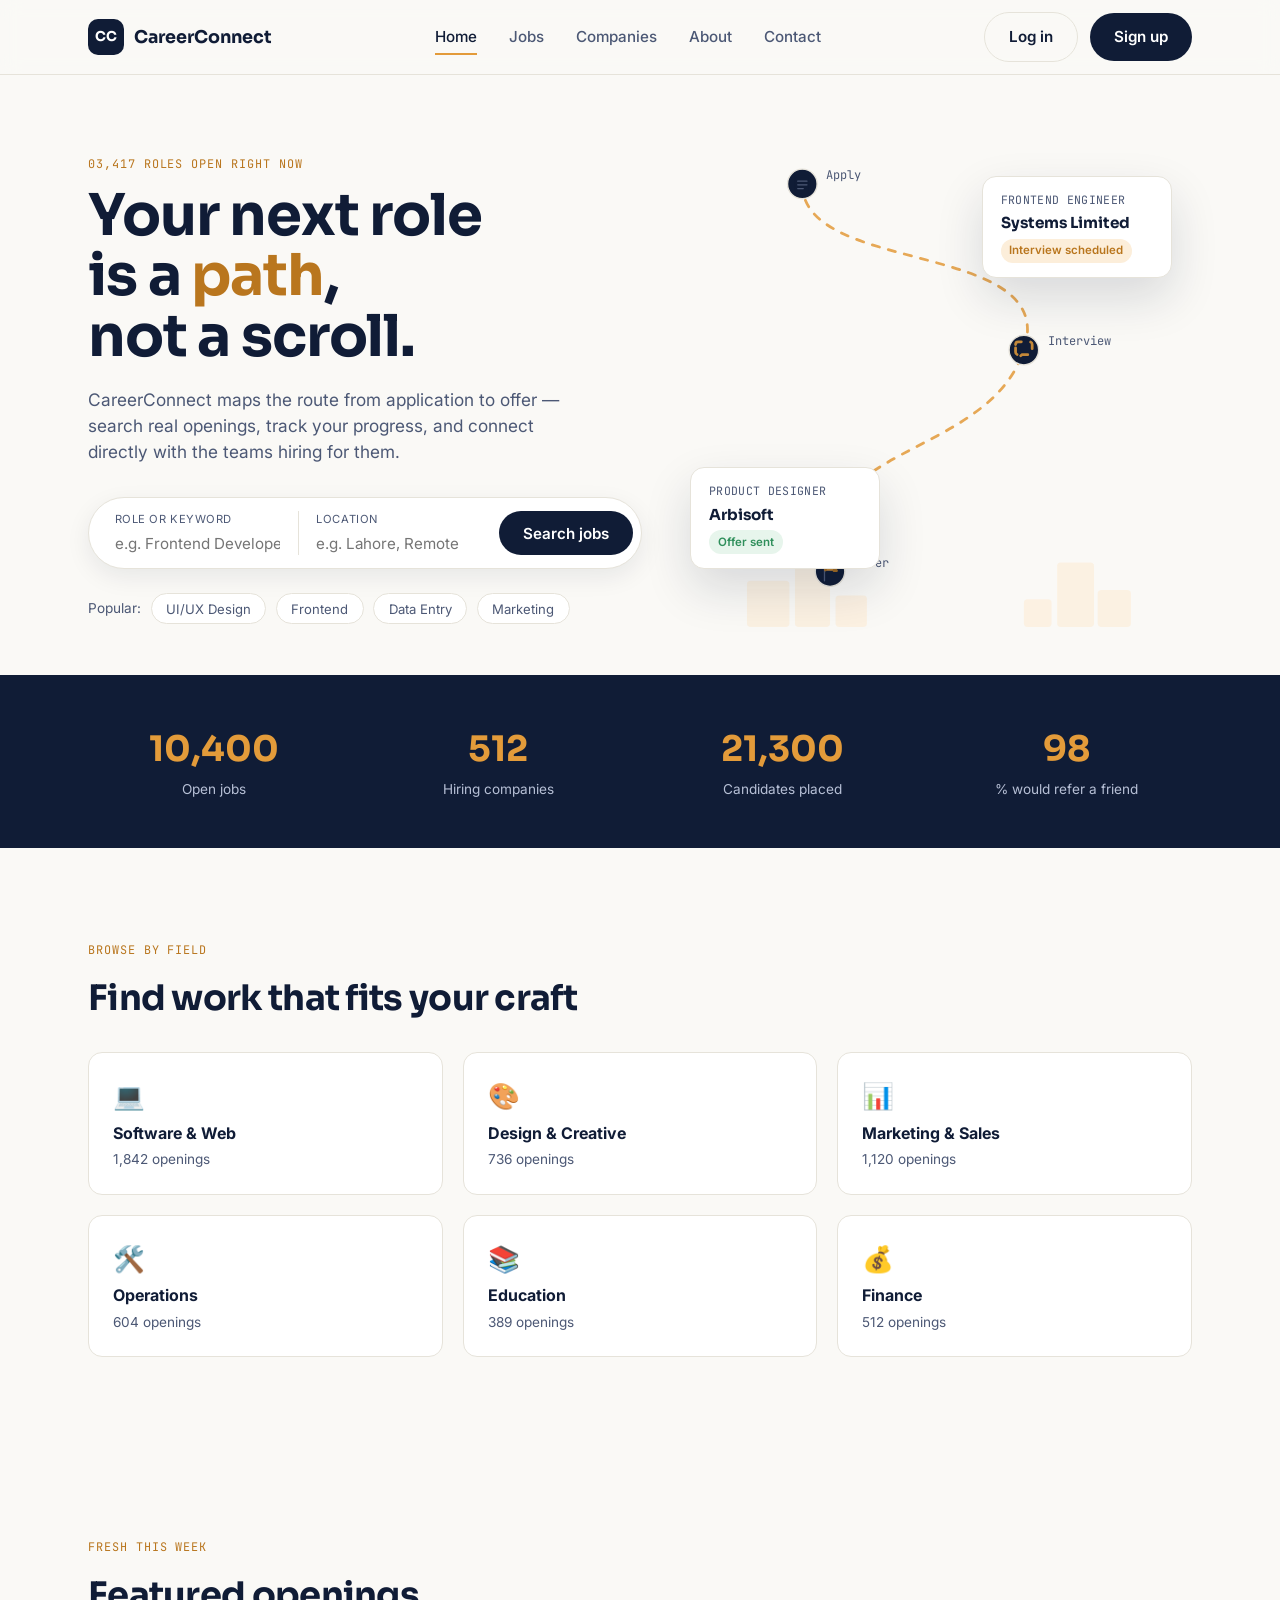
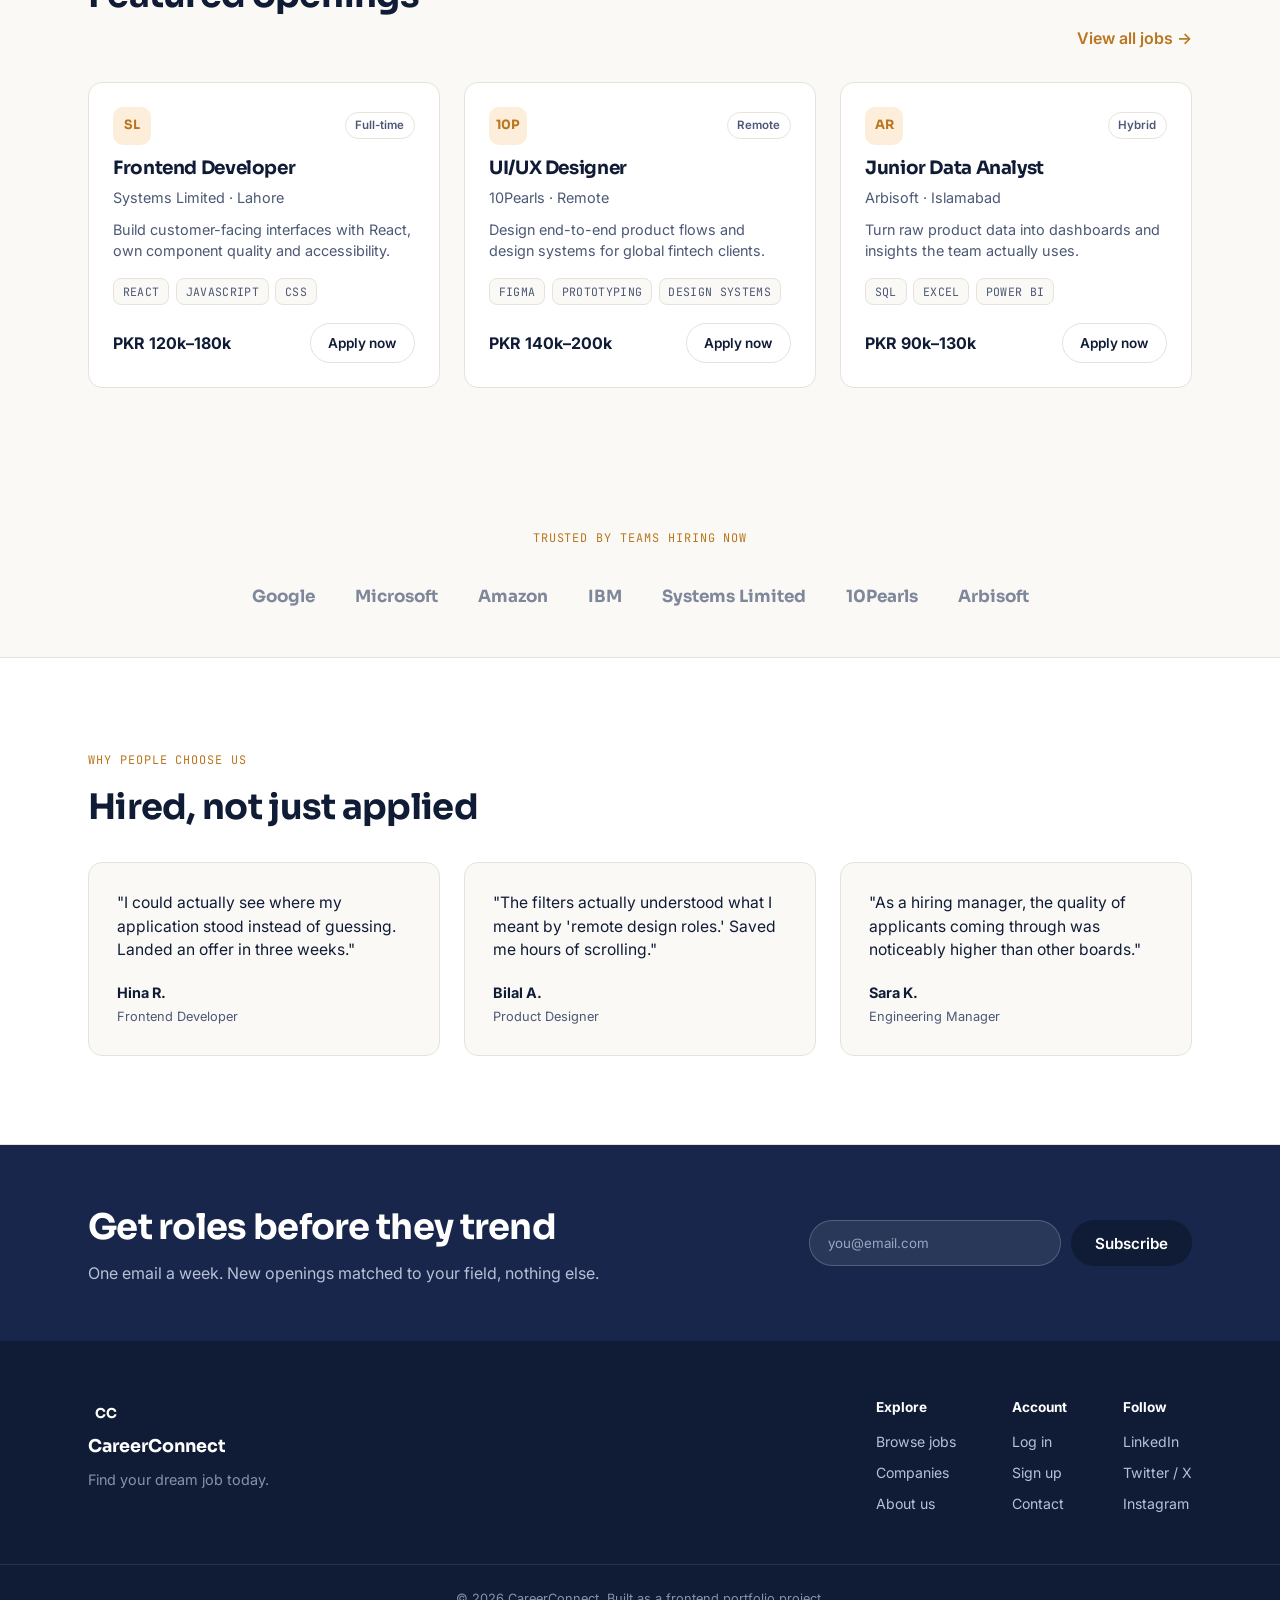
<file: index.html>
<!DOCTYPE html>
<html lang="en">
<head>
<meta charset="UTF-8">
<meta name="viewport" content="width=device-width, initial-scale=1.0">
<title>CareerConnect — Find Your Dream Job Today</title>
<link rel="preconnect" href="https://fonts.googleapis.com">
<link href="https://fonts.googleapis.com/css2?family=Sora:wght@400;600;700;800&family=Inter:wght@400;500;600&family=JetBrains+Mono:wght@400;500&display=swap" rel="stylesheet">
<link rel="stylesheet" href="css/style.css">
</head>
<body>

<!-- ===== NAVBAR ===== -->
<header class="nav" id="nav">
  <div class="nav-inner">
    <a href="index.html" class="brand">
      <span class="brand-mark">CC</span>
      <span class="brand-name">CareerConnect</span>
    </a>
    <nav class="nav-links" id="navLinks">
      <a href="index.html" class="active">Home</a>
      <a href="jobs.html">Jobs</a>
      <a href="companies.html">Companies</a>
      <a href="about.html">About</a>
      <a href="contact.html">Contact</a>
    </nav>
    <div class="nav-actions">
      <a href="login.html" class="btn btn-ghost">Log in</a>
      <a href="signup.html" class="btn btn-solid">Sign up</a>
    </div>
    <button class="nav-toggle" id="navToggle" aria-label="Toggle menu">
      <span></span><span></span><span></span>
    </button>
  </div>
</header>

<!-- ===== HERO ===== -->
<section class="hero">
  <div class="hero-inner">
    <div class="hero-copy">
      <p class="eyebrow">03,417 roles open right now</p>
      <h1>Your next role<br>is a <span class="hl">path</span>,<br>not a scroll.</h1>
      <p class="hero-sub">CareerConnect maps the route from application to offer — search real openings, track your progress, and connect directly with the teams hiring for them.</p>

      <form class="search-card" id="searchForm">
        <div class="search-field">
          <label for="q">Role or keyword</label>
          <input type="text" id="q" placeholder="e.g. Frontend Developer">
        </div>
        <div class="search-divider"></div>
        <div class="search-field">
          <label for="loc">Location</label>
          <input type="text" id="loc" placeholder="e.g. Lahore, Remote">
        </div>
        <button type="submit" class="btn btn-solid search-btn">Search jobs</button>
      </form>

      <div class="hero-tags">
        <span>Popular:</span>
        <button class="chip">UI/UX Design</button>
        <button class="chip">Frontend</button>
        <button class="chip">Data Entry</button>
        <button class="chip">Marketing</button>
      </div>
    </div>

    <div class="hero-visual" aria-hidden="true">
      <svg viewBox="0 0 420 520" class="path-svg">
        <!-- soft skyline illustration, sits behind the route -->
        <g class="skyline">
          <rect x="0"   y="470" width="46" height="50" rx="4"/>
          <rect x="52"  y="440" width="38" height="80" rx="4"/>
          <rect x="96"  y="486" width="34" height="34" rx="4"/>
          <rect x="336" y="450" width="40" height="70" rx="4"/>
          <rect x="380" y="480" width="36" height="40" rx="4"/>
          <rect x="300" y="490" width="30" height="30" rx="4"/>
        </g>

        <path id="routeLine" d="M60 40 C 60 140, 340 100, 300 220 S 60 320, 90 460" />

        <!-- Stage 1 — Apply (resume icon) -->
        <g class="stop stop-1">
          <circle cx="60" cy="40" r="16" class="icon-bg"/>
          <g transform="translate(52,32)">
            <rect x="0" y="0" width="16" height="18" rx="2" class="icon-shape"/>
            <line x1="3" y1="5" x2="13" y2="5" class="icon-line"/>
            <line x1="3" y1="9" x2="13" y2="9" class="icon-line"/>
            <line x1="3" y1="13" x2="9" y2="13" class="icon-line"/>
          </g>
          <text x="86" y="35">Apply</text>
        </g>

        <!-- Stage 2 — Interview (chat bubble icon) -->
        <g class="stop stop-2">
          <circle cx="300" cy="220" r="16" class="icon-bg"/>
          <g transform="translate(291,211)">
            <path d="M0 3 Q0 0 3 0 H15 Q18 0 18 3 V11 Q18 14 15 14 H7 L2 18 L3 14 H3 Q0 14 0 11 Z" class="icon-shape"/>
          </g>
          <text x="326" y="215">Interview</text>
        </g>

        <!-- Stage 3 — Offer (flag icon) -->
        <g class="stop stop-3">
          <circle cx="90" cy="460" r="16" class="icon-bg"/>
          <g transform="translate(83,450)">
            <line x1="1" y1="0" x2="1" y2="20" class="icon-line" stroke-width="2"/>
            <path d="M2 1 H14 L10 5 L14 9 H2 Z" class="icon-shape"/>
          </g>
          <text x="116" y="455">Offer</text>
        </g>
      </svg>
      <div class="visual-card card-a">
        <span class="mono">FRONTEND ENGINEER</span>
        <strong>Systems Limited</strong>
        <span class="tag-status">Interview scheduled</span>
      </div>
      <div class="visual-card card-b">
        <span class="mono">PRODUCT DESIGNER</span>
        <strong>Arbisoft</strong>
        <span class="tag-status status-offer">Offer sent</span>
      </div>
    </div>
  </div>
</section>

<!-- ===== STATS ===== -->
<section class="stats">
  <div class="stats-inner">
    <div class="stat"><strong data-count="10400">0</strong><span>Open jobs</span></div>
    <div class="stat"><strong data-count="512">0</strong><span>Hiring companies</span></div>
    <div class="stat"><strong data-count="21300">0</strong><span>Candidates placed</span></div>
    <div class="stat"><strong data-count="98">0</strong><span>% would refer a friend</span></div>
  </div>
</section>

<!-- ===== CATEGORIES ===== -->
<section class="section categories">
  <div class="section-inner">
    <p class="eyebrow">Browse by field</p>
    <h2>Find work that fits your craft</h2>
    <div class="cat-grid">
      <a href="jobs.html" class="cat-card">
        <span class="cat-icon">💻</span>
        <strong>Software &amp; Web</strong>
        <span>1,842 openings</span>
      </a>
      <a href="jobs.html" class="cat-card">
        <span class="cat-icon">🎨</span>
        <strong>Design &amp; Creative</strong>
        <span>736 openings</span>
      </a>
      <a href="jobs.html" class="cat-card">
        <span class="cat-icon">📊</span>
        <strong>Marketing &amp; Sales</strong>
        <span>1,120 openings</span>
      </a>
      <a href="jobs.html" class="cat-card">
        <span class="cat-icon">🛠️</span>
        <strong>Operations</strong>
        <span>604 openings</span>
      </a>
      <a href="jobs.html" class="cat-card">
        <span class="cat-icon">📚</span>
        <strong>Education</strong>
        <span>389 openings</span>
      </a>
      <a href="jobs.html" class="cat-card">
        <span class="cat-icon">💰</span>
        <strong>Finance</strong>
        <span>512 openings</span>
      </a>
    </div>
  </div>
</section>

<!-- ===== FEATURED JOBS ===== -->
<section class="section featured">
  <div class="section-inner">
    <div class="section-head">
      <div>
        <p class="eyebrow">Fresh this week</p>
        <h2>Featured openings</h2>
      </div>
      <a href="jobs.html" class="link-arrow">View all jobs →</a>
    </div>

    <div class="job-grid">
      <article class="job-card">
        <div class="job-top">
          <span class="job-logo">SL</span>
          <span class="job-type">Full-time</span>
        </div>
        <h3>Frontend Developer</h3>
        <p class="job-company">Systems Limited · Lahore</p>
        <p class="job-desc">Build customer-facing interfaces with React, own component quality and accessibility.</p>
        <div class="job-tags">
          <span class="mono">React</span><span class="mono">JavaScript</span><span class="mono">CSS</span>
        </div>
        <div class="job-foot">
          <strong>PKR 120k–180k</strong>
          <a href="jobs.html" class="btn btn-ghost btn-sm">Apply now</a>
        </div>
      </article>

      <article class="job-card">
        <div class="job-top">
          <span class="job-logo">10P</span>
          <span class="job-type">Remote</span>
        </div>
        <h3>UI/UX Designer</h3>
        <p class="job-company">10Pearls · Remote</p>
        <p class="job-desc">Design end-to-end product flows and design systems for global fintech clients.</p>
        <div class="job-tags">
          <span class="mono">Figma</span><span class="mono">Prototyping</span><span class="mono">Design systems</span>
        </div>
        <div class="job-foot">
          <strong>PKR 140k–200k</strong>
          <a href="jobs.html" class="btn btn-ghost btn-sm">Apply now</a>
        </div>
      </article>

      <article class="job-card">
        <div class="job-top">
          <span class="job-logo">AR</span>
          <span class="job-type">Hybrid</span>
        </div>
        <h3>Junior Data Analyst</h3>
        <p class="job-company">Arbisoft · Islamabad</p>
        <p class="job-desc">Turn raw product data into dashboards and insights the team actually uses.</p>
        <div class="job-tags">
          <span class="mono">SQL</span><span class="mono">Excel</span><span class="mono">Power BI</span>
        </div>
        <div class="job-foot">
          <strong>PKR 90k–130k</strong>
          <a href="jobs.html" class="btn btn-ghost btn-sm">Apply now</a>
        </div>
      </article>
    </div>
  </div>
</section>

<!-- ===== TOP COMPANIES ===== -->
<section class="section companies-strip">
  <div class="section-inner">
    <p class="eyebrow">Trusted by teams hiring now</p>
    <div class="logo-row">
      <span>Google</span><span>Microsoft</span><span>Amazon</span><span>IBM</span><span>Systems Limited</span><span>10Pearls</span><span>Arbisoft</span>
    </div>
  </div>
</section>

<!-- ===== TESTIMONIALS ===== -->
<section class="section testimonials">
  <div class="section-inner">
    <p class="eyebrow">Why people choose us</p>
    <h2>Hired, not just applied</h2>
    <div class="test-grid">
      <blockquote class="test-card">
        <p>"I could actually see where my application stood instead of guessing. Landed an offer in three weeks."</p>
        <footer><strong>Hina R.</strong><span>Frontend Developer</span></footer>
      </blockquote>
      <blockquote class="test-card">
        <p>"The filters actually understood what I meant by 'remote design roles.' Saved me hours of scrolling."</p>
        <footer><strong>Bilal A.</strong><span>Product Designer</span></footer>
      </blockquote>
      <blockquote class="test-card">
        <p>"As a hiring manager, the quality of applicants coming through was noticeably higher than other boards."</p>
        <footer><strong>Sara K.</strong><span>Engineering Manager</span></footer>
      </blockquote>
    </div>
  </div>
</section>

<!-- ===== NEWSLETTER ===== -->
<section class="newsletter">
  <div class="newsletter-inner">
    <div>
      <h2>Get roles before they trend</h2>
      <p>One email a week. New openings matched to your field, nothing else.</p>
    </div>
    <form class="news-form" id="newsForm">
      <input type="email" placeholder="you@email.com" required>
      <button type="submit" class="btn btn-solid">Subscribe</button>
    </form>
  </div>
</section>

<!-- ===== FOOTER ===== -->
<footer class="footer">
  <div class="footer-inner">
    <div class="footer-brand">
      <span class="brand-mark">CC</span>
      <span class="brand-name">CareerConnect</span>
      <p>Find your dream job today.</p>
    </div>
    <div class="footer-cols">
      <div>
        <h4>Explore</h4>
        <a href="jobs.html">Browse jobs</a>
        <a href="companies.html">Companies</a>
        <a href="about.html">About us</a>
      </div>
      <div>
        <h4>Account</h4>
        <a href="login.html">Log in</a>
        <a href="signup.html">Sign up</a>
        <a href="contact.html">Contact</a>
      </div>
      <div>
        <h4>Follow</h4>
        <a href="#">LinkedIn</a>
        <a href="#">Twitter / X</a>
        <a href="#">Instagram</a>
      </div>
    </div>
  </div>
  <div class="footer-bottom">© 2026 CareerConnect. Built as a frontend portfolio project.</div>
</footer>

<button class="back-top" id="backTop" aria-label="Back to top">↑</button>

<script src="js/script.js"></script>
</body>
</html>
</file>
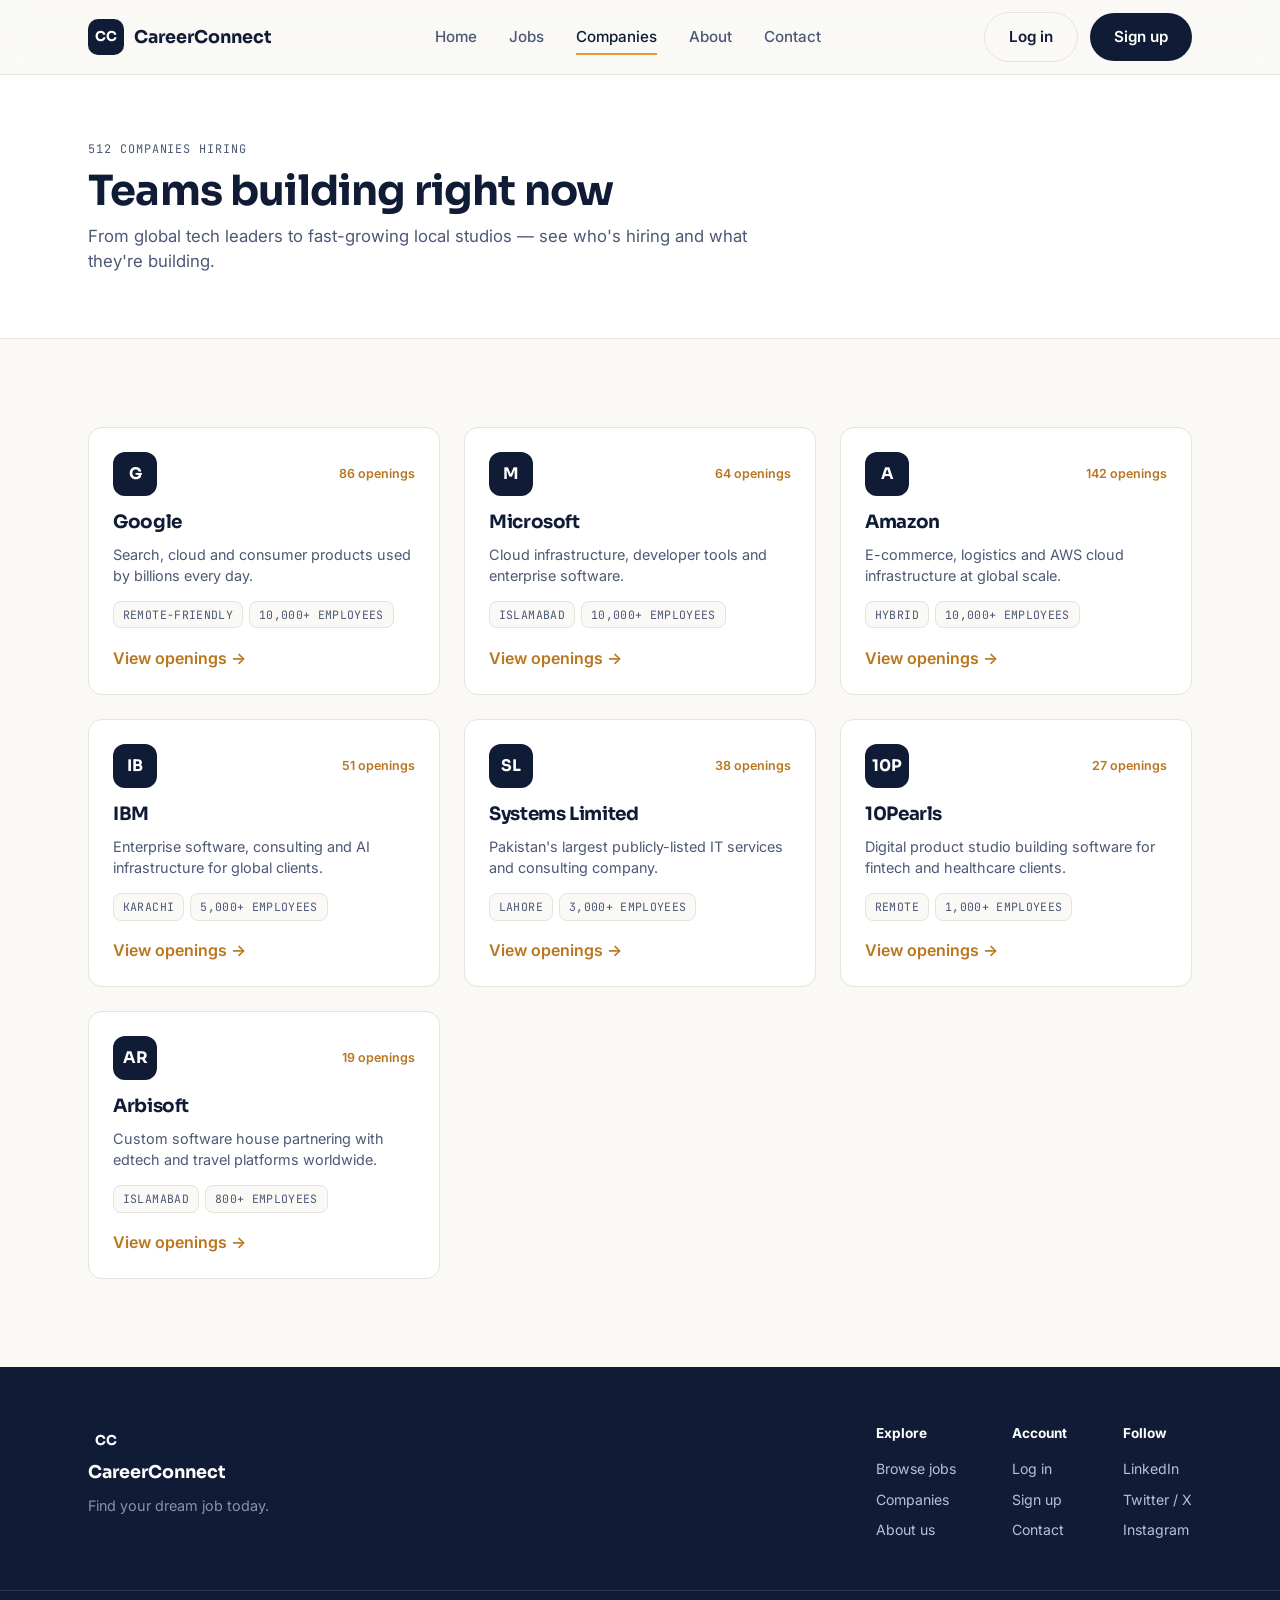
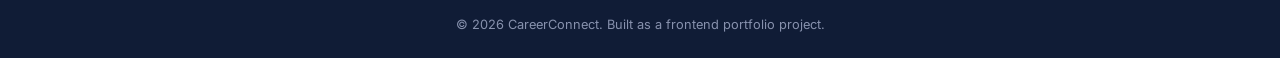
<file: companies.html>
<!DOCTYPE html>
<html lang="en">
<head>
<meta charset="UTF-8">
<meta name="viewport" content="width=device-width, initial-scale=1.0">
<title>Companies — CareerConnect</title>
<link rel="preconnect" href="https://fonts.googleapis.com">
<link href="https://fonts.googleapis.com/css2?family=Sora:wght@400;600;700;800&family=Inter:wght@400;500;600&family=JetBrains+Mono:wght@400;500&display=swap" rel="stylesheet">
<link rel="stylesheet" href="css/style.css">
</head>
<body>

<header class="nav" id="nav">
  <div class="nav-inner">
    <a href="index.html" class="brand">
      <span class="brand-mark">CC</span>
      <span class="brand-name">CareerConnect</span>
    </a>
    <nav class="nav-links" id="navLinks">
      <a href="index.html">Home</a>
      <a href="jobs.html">Jobs</a>
      <a href="companies.html" class="active">Companies</a>
      <a href="about.html">About</a>
      <a href="contact.html">Contact</a>
    </nav>
    <div class="nav-actions">
      <a href="login.html" class="btn btn-ghost">Log in</a>
      <a href="signup.html" class="btn btn-solid">Sign up</a>
    </div>
    <button class="nav-toggle" id="navToggle" aria-label="Toggle menu">
      <span></span><span></span><span></span>
    </button>
  </div>
</header>

<section class="page-hero">
  <div class="section-inner">
    <p class="eyebrow">512 companies hiring</p>
    <h1 class="page-title">Teams building right now</h1>
    <p class="page-sub">From global tech leaders to fast-growing local studios — see who's hiring and what they're building.</p>
  </div>
</section>

<section class="section">
  <div class="section-inner">
    <div class="company-grid">

      <article class="company-card">
        <div class="company-top">
          <span class="company-logo">G</span>
          <span class="company-openings">86 openings</span>
        </div>
        <h3>Google</h3>
        <p>Search, cloud and consumer products used by billions every day.</p>
        <div class="job-tags"><span class="mono">Remote-friendly</span><span class="mono">10,000+ employees</span></div>
        <a href="jobs.html" class="link-arrow">View openings →</a>
      </article>

      <article class="company-card">
        <div class="company-top">
          <span class="company-logo">M</span>
          <span class="company-openings">64 openings</span>
        </div>
        <h3>Microsoft</h3>
        <p>Cloud infrastructure, developer tools and enterprise software.</p>
        <div class="job-tags"><span class="mono">Islamabad</span><span class="mono">10,000+ employees</span></div>
        <a href="jobs.html" class="link-arrow">View openings →</a>
      </article>

      <article class="company-card">
        <div class="company-top">
          <span class="company-logo">A</span>
          <span class="company-openings">142 openings</span>
        </div>
        <h3>Amazon</h3>
        <p>E-commerce, logistics and AWS cloud infrastructure at global scale.</p>
        <div class="job-tags"><span class="mono">Hybrid</span><span class="mono">10,000+ employees</span></div>
        <a href="jobs.html" class="link-arrow">View openings →</a>
      </article>

      <article class="company-card">
        <div class="company-top">
          <span class="company-logo">IB</span>
          <span class="company-openings">51 openings</span>
        </div>
        <h3>IBM</h3>
        <p>Enterprise software, consulting and AI infrastructure for global clients.</p>
        <div class="job-tags"><span class="mono">Karachi</span><span class="mono">5,000+ employees</span></div>
        <a href="jobs.html" class="link-arrow">View openings →</a>
      </article>

      <article class="company-card">
        <div class="company-top">
          <span class="company-logo">SL</span>
          <span class="company-openings">38 openings</span>
        </div>
        <h3>Systems Limited</h3>
        <p>Pakistan's largest publicly-listed IT services and consulting company.</p>
        <div class="job-tags"><span class="mono">Lahore</span><span class="mono">3,000+ employees</span></div>
        <a href="jobs.html" class="link-arrow">View openings →</a>
      </article>

      <article class="company-card">
        <div class="company-top">
          <span class="company-logo">10P</span>
          <span class="company-openings">27 openings</span>
        </div>
        <h3>10Pearls</h3>
        <p>Digital product studio building software for fintech and healthcare clients.</p>
        <div class="job-tags"><span class="mono">Remote</span><span class="mono">1,000+ employees</span></div>
        <a href="jobs.html" class="link-arrow">View openings →</a>
      </article>

      <article class="company-card">
        <div class="company-top">
          <span class="company-logo">AR</span>
          <span class="company-openings">19 openings</span>
        </div>
        <h3>Arbisoft</h3>
        <p>Custom software house partnering with edtech and travel platforms worldwide.</p>
        <div class="job-tags"><span class="mono">Islamabad</span><span class="mono">800+ employees</span></div>
        <a href="jobs.html" class="link-arrow">View openings →</a>
      </article>

    </div>
  </div>
</section>

<footer class="footer">
  <div class="footer-inner">
    <div class="footer-brand">
      <span class="brand-mark">CC</span>
      <span class="brand-name">CareerConnect</span>
      <p>Find your dream job today.</p>
    </div>
    <div class="footer-cols">
      <div>
        <h4>Explore</h4>
        <a href="jobs.html">Browse jobs</a>
        <a href="companies.html">Companies</a>
        <a href="about.html">About us</a>
      </div>
      <div>
        <h4>Account</h4>
        <a href="login.html">Log in</a>
        <a href="signup.html">Sign up</a>
        <a href="contact.html">Contact</a>
      </div>
      <div>
        <h4>Follow</h4>
        <a href="#">LinkedIn</a>
        <a href="#">Twitter / X</a>
        <a href="#">Instagram</a>
      </div>
    </div>
  </div>
  <div class="footer-bottom">© 2026 CareerConnect. Built as a frontend portfolio project.</div>
</footer>

<button class="back-top" id="backTop" aria-label="Back to top">↑</button>
<script src="js/script.js"></script>
</body>
</html>
</file>
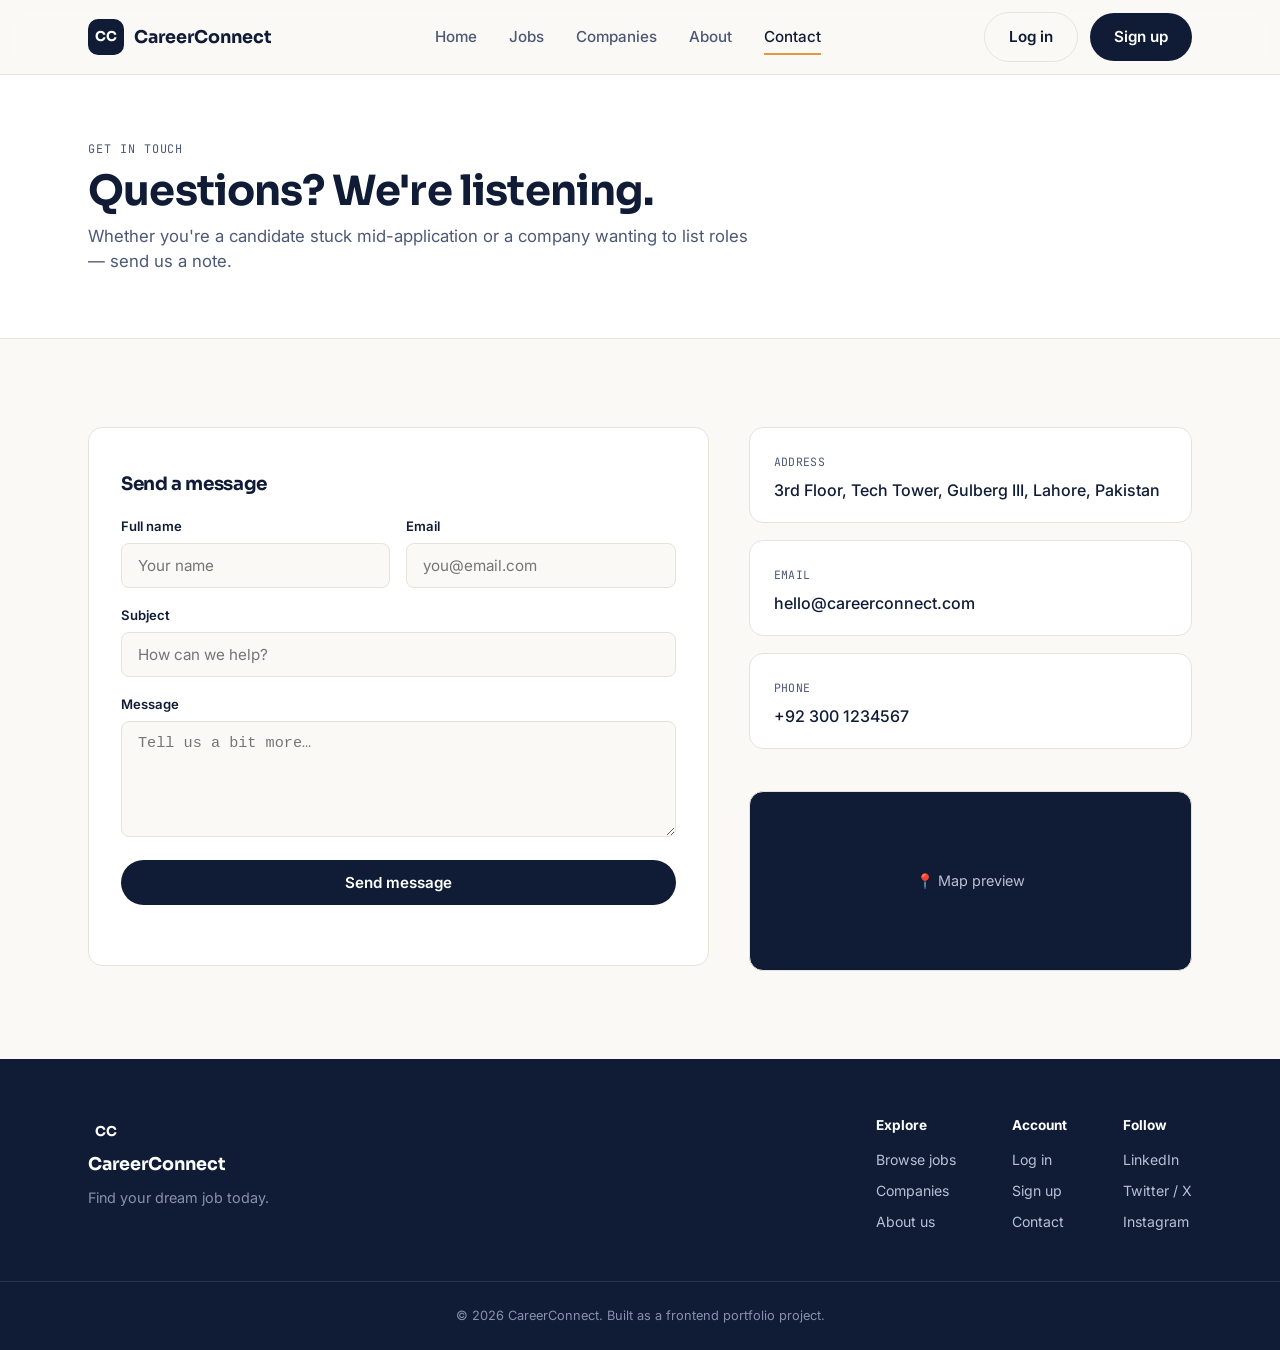
<file: contact.html>
<!DOCTYPE html>
<html lang="en">
<head>
<meta charset="UTF-8">
<meta name="viewport" content="width=device-width, initial-scale=1.0">
<title>Contact — CareerConnect</title>
<link rel="preconnect" href="https://fonts.googleapis.com">
<link href="https://fonts.googleapis.com/css2?family=Sora:wght@400;600;700;800&family=Inter:wght@400;500;600&family=JetBrains+Mono:wght@400;500&display=swap" rel="stylesheet">
<link rel="stylesheet" href="css/style.css">
</head>
<body>

<header class="nav" id="nav">
  <div class="nav-inner">
    <a href="index.html" class="brand">
      <span class="brand-mark">CC</span>
      <span class="brand-name">CareerConnect</span>
    </a>
    <nav class="nav-links" id="navLinks">
      <a href="index.html">Home</a>
      <a href="jobs.html">Jobs</a>
      <a href="companies.html">Companies</a>
      <a href="about.html">About</a>
      <a href="contact.html" class="active">Contact</a>
    </nav>
    <div class="nav-actions">
      <a href="login.html" class="btn btn-ghost">Log in</a>
      <a href="signup.html" class="btn btn-solid">Sign up</a>
    </div>
    <button class="nav-toggle" id="navToggle" aria-label="Toggle menu">
      <span></span><span></span><span></span>
    </button>
  </div>
</header>

<section class="page-hero">
  <div class="section-inner">
    <p class="eyebrow">Get in touch</p>
    <h1 class="page-title">Questions? We're listening.</h1>
    <p class="page-sub">Whether you're a candidate stuck mid-application or a company wanting to list roles — send us a note.</p>
  </div>
</section>

<section class="section">
  <div class="section-inner contact-layout">

    <form class="contact-form" id="contactForm">
      <h3>Send a message</h3>
      <div class="form-row">
        <div class="form-field">
          <label for="cname">Full name</label>
          <input type="text" id="cname" placeholder="Your name" required>
        </div>
        <div class="form-field">
          <label for="cemail">Email</label>
          <input type="email" id="cemail" placeholder="you@email.com" required>
        </div>
      </div>
      <div class="form-field">
        <label for="csubject">Subject</label>
        <input type="text" id="csubject" placeholder="How can we help?">
      </div>
      <div class="form-field">
        <label for="cmessage">Message</label>
        <textarea id="cmessage" rows="5" placeholder="Tell us a bit more…" required></textarea>
      </div>
      <button type="submit" class="btn btn-solid" style="width:100%">Send message</button>
      <p class="form-note" id="formNote"></p>
    </form>

    <aside class="contact-info">
      <div class="info-card">
        <span class="mono">Address</span>
        <p>3rd Floor, Tech Tower, Gulberg III, Lahore, Pakistan</p>
      </div>
      <div class="info-card">
        <span class="mono">Email</span>
        <p>hello@careerconnect.com</p>
      </div>
      <div class="info-card">
        <span class="mono">Phone</span>
        <p>+92 300 1234567</p>
      </div>
      <div class="map-embed" aria-hidden="true">
        <span>📍 Map preview</span>
      </div>
    </aside>

  </div>
</section>

<footer class="footer">
  <div class="footer-inner">
    <div class="footer-brand">
      <span class="brand-mark">CC</span>
      <span class="brand-name">CareerConnect</span>
      <p>Find your dream job today.</p>
    </div>
    <div class="footer-cols">
      <div>
        <h4>Explore</h4>
        <a href="jobs.html">Browse jobs</a>
        <a href="companies.html">Companies</a>
        <a href="about.html">About us</a>
      </div>
      <div>
        <h4>Account</h4>
        <a href="login.html">Log in</a>
        <a href="signup.html">Sign up</a>
        <a href="contact.html">Contact</a>
      </div>
      <div>
        <h4>Follow</h4>
        <a href="#">LinkedIn</a>
        <a href="#">Twitter / X</a>
        <a href="#">Instagram</a>
      </div>
    </div>
  </div>
  <div class="footer-bottom">© 2026 CareerConnect. Built as a frontend portfolio project.</div>
</footer>

<button class="back-top" id="backTop" aria-label="Back to top">↑</button>
<script src="js/script.js"></script>
</body>
</html>
</file>
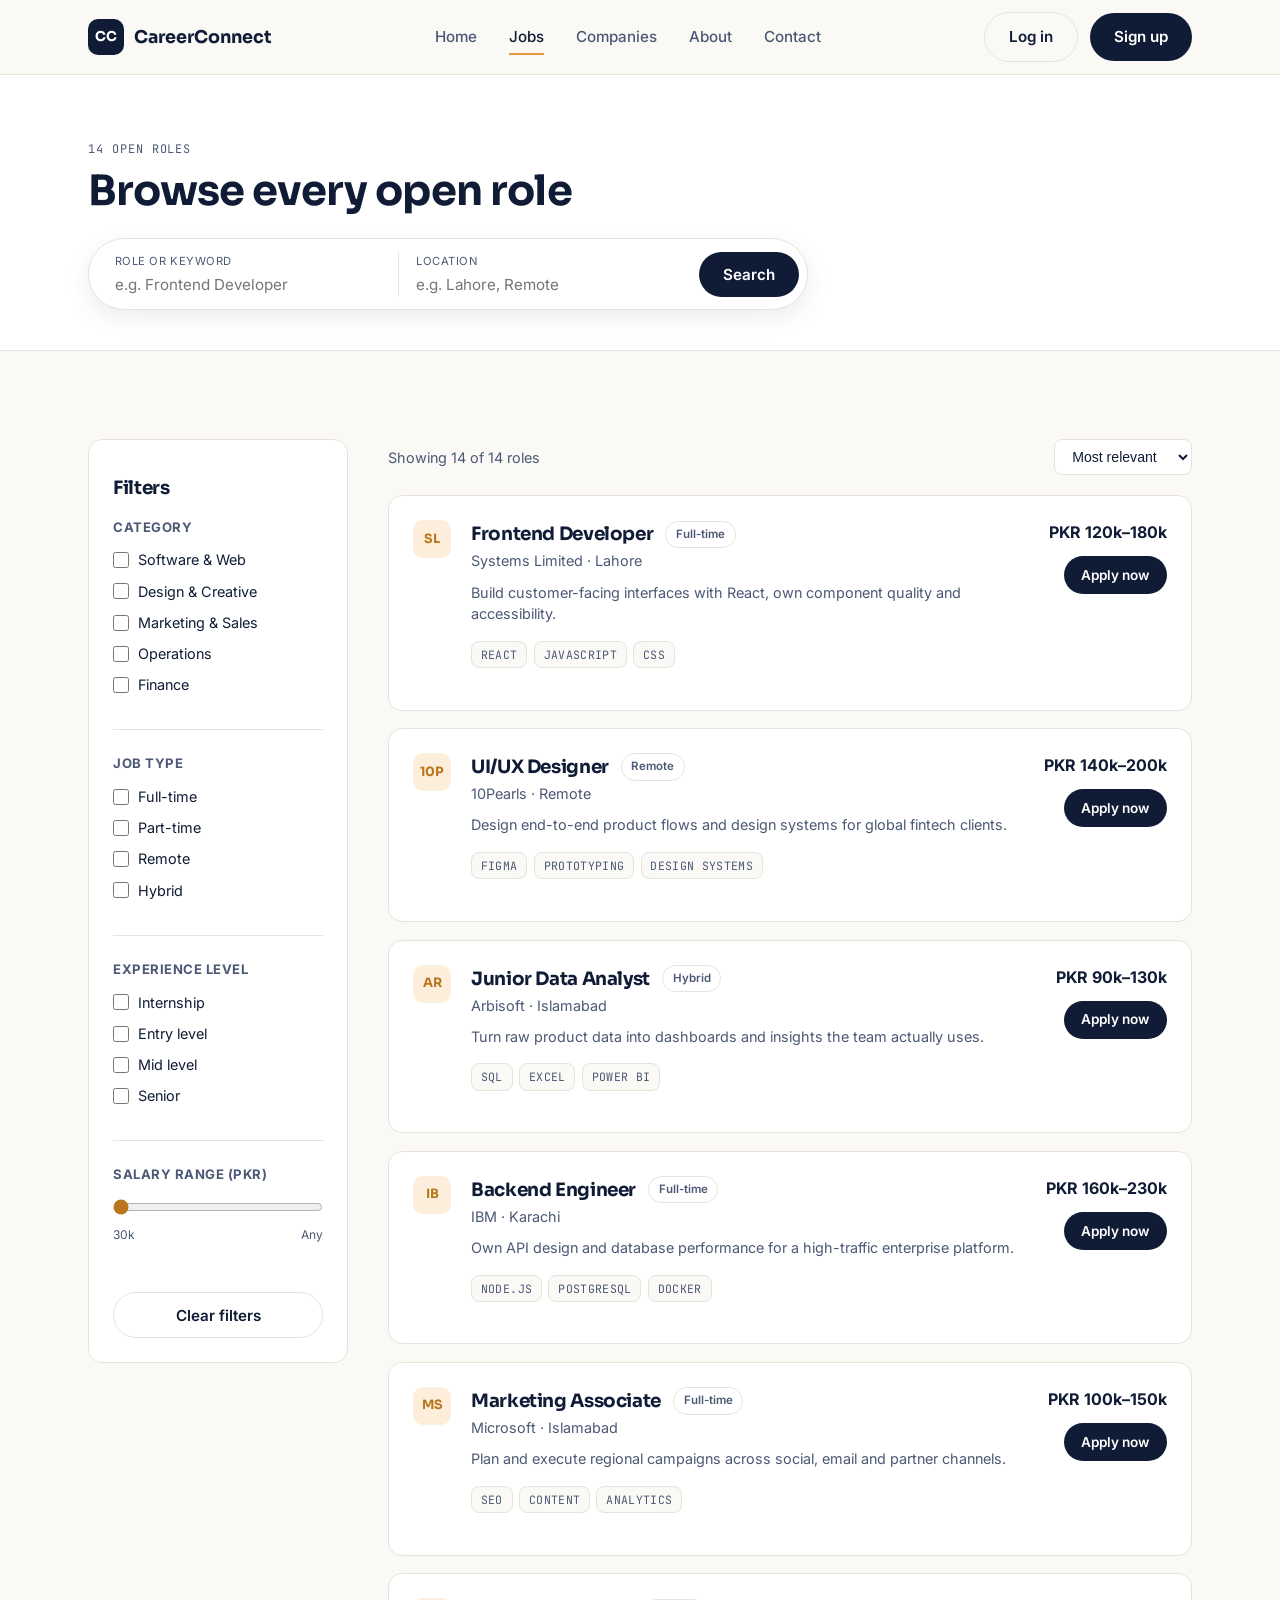
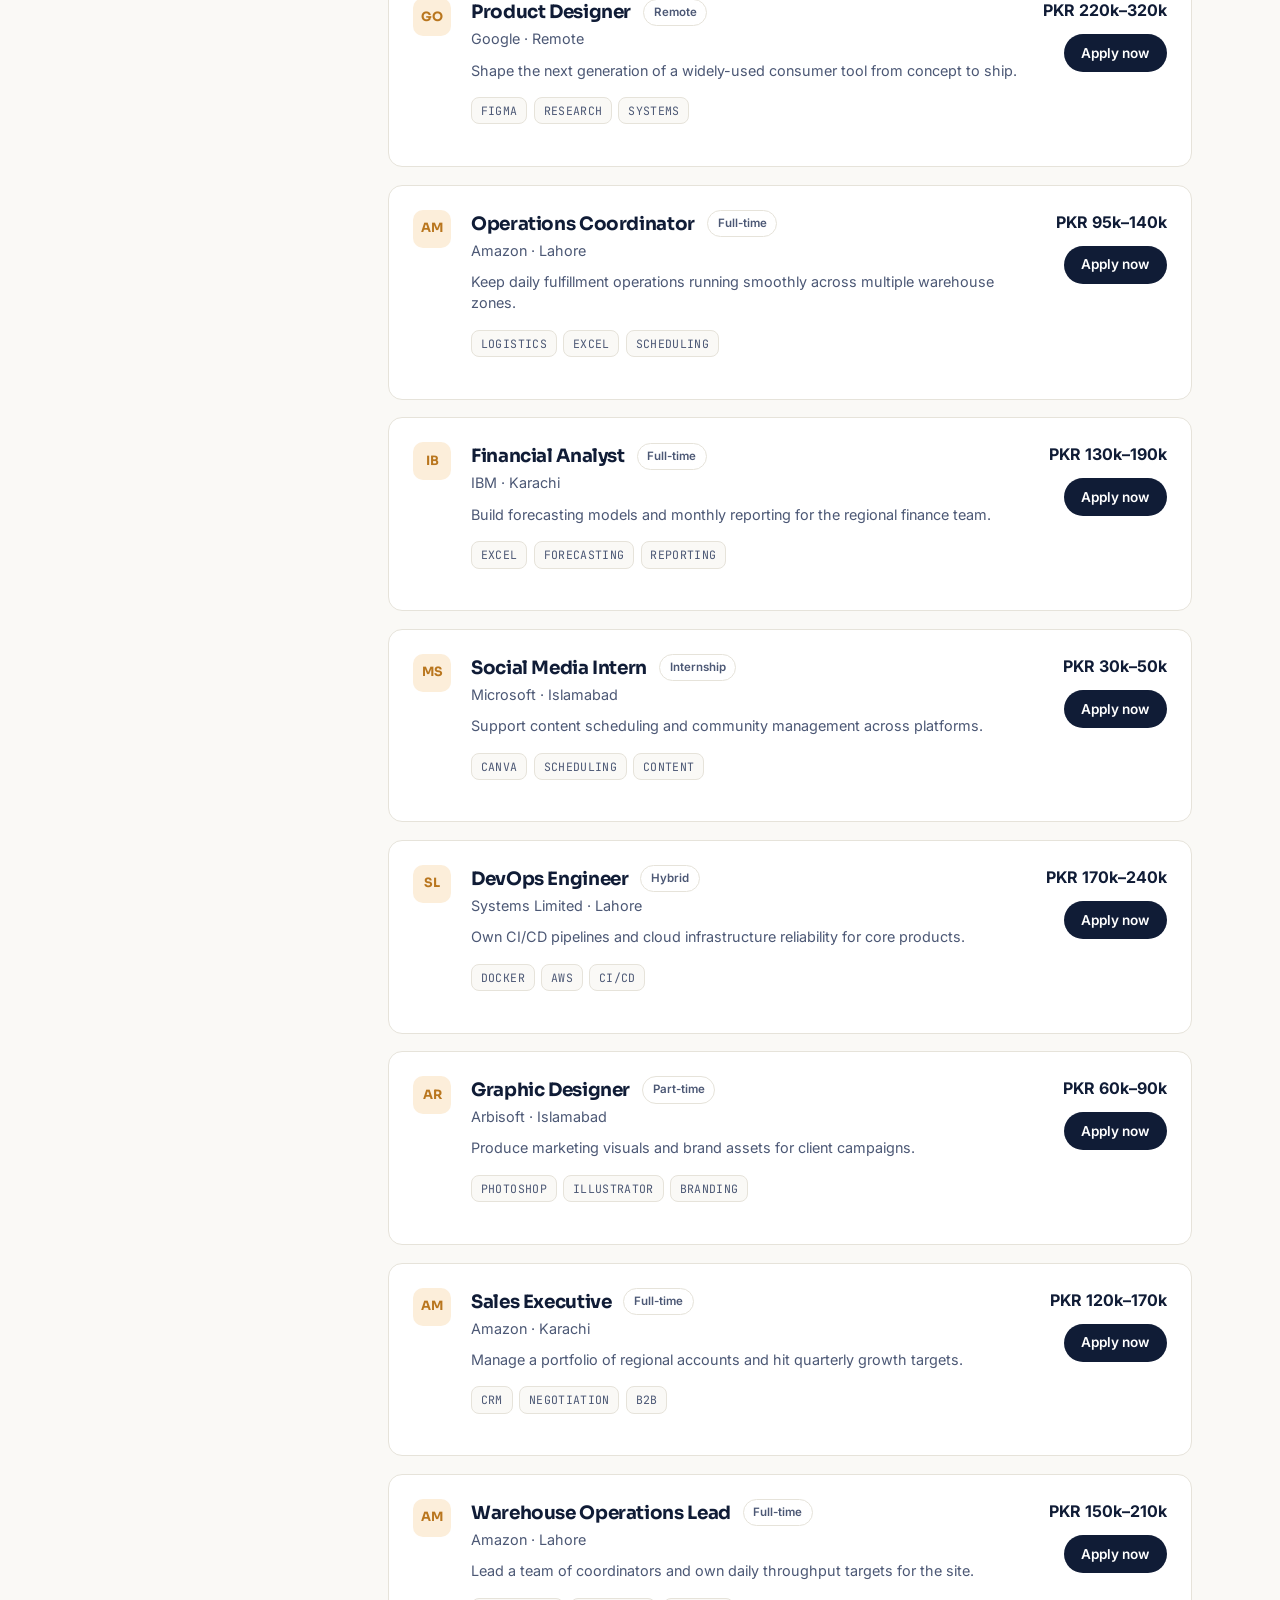
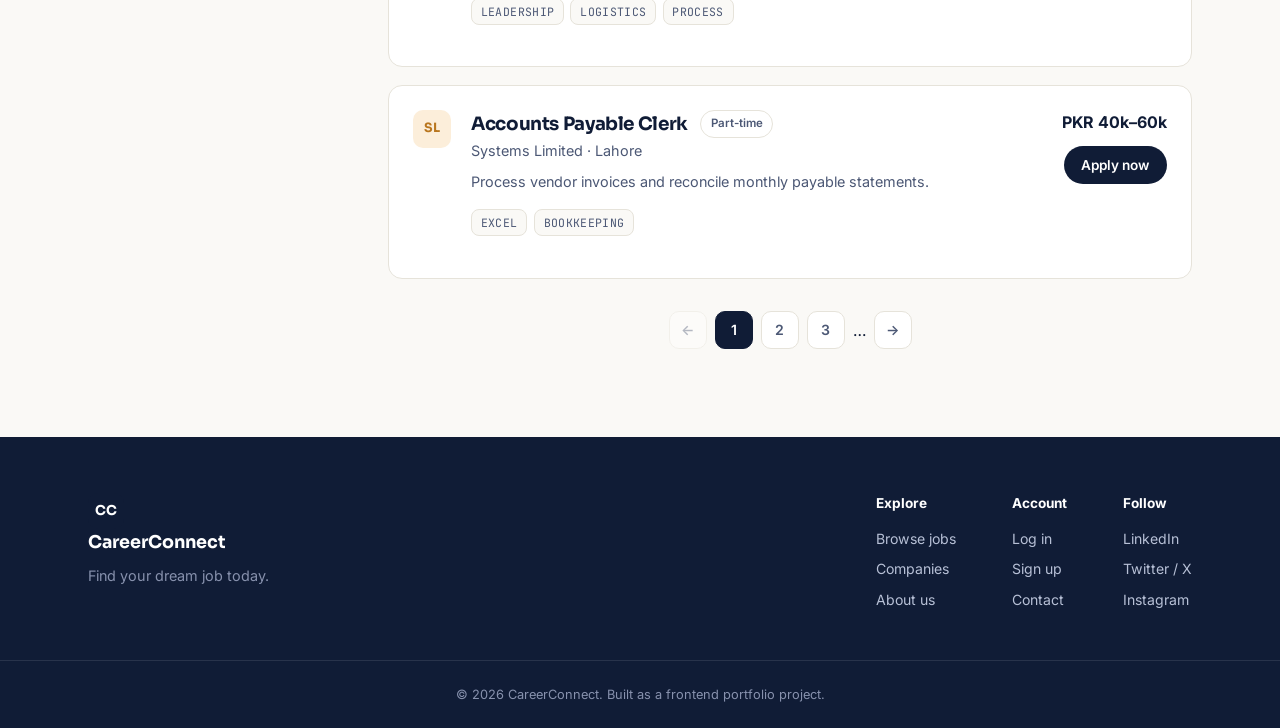
<file: jobs.html>
<!DOCTYPE html>
<html lang="en">
<head>
<meta charset="UTF-8">
<meta name="viewport" content="width=device-width, initial-scale=1.0">
<title>Jobs — CareerConnect</title>
<link rel="preconnect" href="https://fonts.googleapis.com">
<link href="https://fonts.googleapis.com/css2?family=Sora:wght@400;600;700;800&family=Inter:wght@400;500;600&family=JetBrains+Mono:wght@400;500&display=swap" rel="stylesheet">
<link rel="stylesheet" href="css/style.css">
</head>
<body>

<header class="nav" id="nav">
  <div class="nav-inner">
    <a href="index.html" class="brand">
      <span class="brand-mark">CC</span>
      <span class="brand-name">CareerConnect</span>
    </a>
    <nav class="nav-links" id="navLinks">
      <a href="index.html">Home</a>
      <a href="jobs.html" class="active">Jobs</a>
      <a href="companies.html">Companies</a>
      <a href="about.html">About</a>
      <a href="contact.html">Contact</a>
    </nav>
    <div class="nav-actions">
      <a href="login.html" class="btn btn-ghost">Log in</a>
      <a href="signup.html" class="btn btn-solid">Sign up</a>
    </div>
    <button class="nav-toggle" id="navToggle" aria-label="Toggle menu">
      <span></span><span></span><span></span>
    </button>
  </div>
</header>

<section class="page-hero">
  <div class="section-inner">
    <p class="eyebrow" id="resultsCount">14 open roles</p>
    <h1 class="page-title">Browse every open role</h1>
    <form class="search-card jobs-search" id="jobsSearchForm">
      <div class="search-field">
        <label for="q">Role or keyword</label>
        <input type="text" id="q" placeholder="e.g. Frontend Developer">
      </div>
      <div class="search-divider"></div>
      <div class="search-field">
        <label for="loc">Location</label>
        <input type="text" id="loc" placeholder="e.g. Lahore, Remote">
      </div>
      <button type="submit" class="btn btn-solid search-btn">Search</button>
    </form>
  </div>
</section>

<section class="section jobs-section">
  <div class="section-inner jobs-layout">

    <aside class="filter-sidebar">
      <h3>Filters</h3>

      <div class="filter-group" data-group="category">
        <h4>Category</h4>
        <label class="check"><input type="checkbox" value="Software & Web"> Software &amp; Web</label>
        <label class="check"><input type="checkbox" value="Design & Creative"> Design &amp; Creative</label>
        <label class="check"><input type="checkbox" value="Marketing & Sales"> Marketing &amp; Sales</label>
        <label class="check"><input type="checkbox" value="Operations"> Operations</label>
        <label class="check"><input type="checkbox" value="Finance"> Finance</label>
      </div>

      <div class="filter-group" data-group="type">
        <h4>Job type</h4>
        <label class="check"><input type="checkbox" value="Full-time"> Full-time</label>
        <label class="check"><input type="checkbox" value="Part-time"> Part-time</label>
        <label class="check"><input type="checkbox" value="Remote"> Remote</label>
        <label class="check"><input type="checkbox" value="Hybrid"> Hybrid</label>
      </div>

      <div class="filter-group" data-group="experience">
        <h4>Experience level</h4>
        <label class="check"><input type="checkbox" value="Internship"> Internship</label>
        <label class="check"><input type="checkbox" value="Entry level"> Entry level</label>
        <label class="check"><input type="checkbox" value="Mid level"> Mid level</label>
        <label class="check"><input type="checkbox" value="Senior"> Senior</label>
      </div>

      <div class="filter-group">
        <h4>Salary range (PKR)</h4>
        <input type="range" min="30" max="300" value="30" class="range-input" id="salaryRange">
        <div class="range-labels"><span>30k</span><span id="salaryValue">Any</span></div>
      </div>

      <button class="btn btn-ghost" id="clearFilters" style="width:100%">Clear filters</button>
    </aside>

    <div class="job-list">
      <div class="job-list-head">
        <span id="job-count-label">Showing 14 of 14 roles</span>
        <select class="sort-select">
          <option>Most relevant</option>
          <option>Newest first</option>
          <option>Highest salary</option>
        </select>
      </div>

      <div id="jobCards">

      <article class="job-list-card" data-category="Software & Web" data-type="Full-time" data-experience="Entry level" data-min="120" data-max="180">
        <span class="job-logo">SL</span>
        <div class="job-list-body">
          <div class="job-list-top"><h3>Frontend Developer</h3><span class="job-type">Full-time</span></div>
          <p class="job-company">Systems Limited · Lahore</p>
          <p class="job-desc">Build customer-facing interfaces with React, own component quality and accessibility.</p>
          <div class="job-tags"><span class="mono">React</span><span class="mono">JavaScript</span><span class="mono">CSS</span></div>
        </div>
        <div class="job-list-side"><strong>PKR 120k–180k</strong><a href="#" class="btn btn-solid btn-sm">Apply now</a></div>
      </article>

      <article class="job-list-card" data-category="Design & Creative" data-type="Remote" data-experience="Mid level" data-min="140" data-max="200">
        <span class="job-logo">10P</span>
        <div class="job-list-body">
          <div class="job-list-top"><h3>UI/UX Designer</h3><span class="job-type">Remote</span></div>
          <p class="job-company">10Pearls · Remote</p>
          <p class="job-desc">Design end-to-end product flows and design systems for global fintech clients.</p>
          <div class="job-tags"><span class="mono">Figma</span><span class="mono">Prototyping</span><span class="mono">Design systems</span></div>
        </div>
        <div class="job-list-side"><strong>PKR 140k–200k</strong><a href="#" class="btn btn-solid btn-sm">Apply now</a></div>
      </article>

      <article class="job-list-card" data-category="Software & Web" data-type="Hybrid" data-experience="Entry level" data-min="90" data-max="130">
        <span class="job-logo">AR</span>
        <div class="job-list-body">
          <div class="job-list-top"><h3>Junior Data Analyst</h3><span class="job-type">Hybrid</span></div>
          <p class="job-company">Arbisoft · Islamabad</p>
          <p class="job-desc">Turn raw product data into dashboards and insights the team actually uses.</p>
          <div class="job-tags"><span class="mono">SQL</span><span class="mono">Excel</span><span class="mono">Power BI</span></div>
        </div>
        <div class="job-list-side"><strong>PKR 90k–130k</strong><a href="#" class="btn btn-solid btn-sm">Apply now</a></div>
      </article>

      <article class="job-list-card" data-category="Software & Web" data-type="Full-time" data-experience="Senior" data-min="160" data-max="230">
        <span class="job-logo">IB</span>
        <div class="job-list-body">
          <div class="job-list-top"><h3>Backend Engineer</h3><span class="job-type">Full-time</span></div>
          <p class="job-company">IBM · Karachi</p>
          <p class="job-desc">Own API design and database performance for a high-traffic enterprise platform.</p>
          <div class="job-tags"><span class="mono">Node.js</span><span class="mono">PostgreSQL</span><span class="mono">Docker</span></div>
        </div>
        <div class="job-list-side"><strong>PKR 160k–230k</strong><a href="#" class="btn btn-solid btn-sm">Apply now</a></div>
      </article>

      <article class="job-list-card" data-category="Marketing & Sales" data-type="Full-time" data-experience="Entry level" data-min="100" data-max="150">
        <span class="job-logo">MS</span>
        <div class="job-list-body">
          <div class="job-list-top"><h3>Marketing Associate</h3><span class="job-type">Full-time</span></div>
          <p class="job-company">Microsoft · Islamabad</p>
          <p class="job-desc">Plan and execute regional campaigns across social, email and partner channels.</p>
          <div class="job-tags"><span class="mono">SEO</span><span class="mono">Content</span><span class="mono">Analytics</span></div>
        </div>
        <div class="job-list-side"><strong>PKR 100k–150k</strong><a href="#" class="btn btn-solid btn-sm">Apply now</a></div>
      </article>

      <article class="job-list-card" data-category="Design & Creative" data-type="Remote" data-experience="Senior" data-min="220" data-max="320">
        <span class="job-logo">GO</span>
        <div class="job-list-body">
          <div class="job-list-top"><h3>Product Designer</h3><span class="job-type">Remote</span></div>
          <p class="job-company">Google · Remote</p>
          <p class="job-desc">Shape the next generation of a widely-used consumer tool from concept to ship.</p>
          <div class="job-tags"><span class="mono">Figma</span><span class="mono">Research</span><span class="mono">Systems</span></div>
        </div>
        <div class="job-list-side"><strong>PKR 220k–320k</strong><a href="#" class="btn btn-solid btn-sm">Apply now</a></div>
      </article>

      <article class="job-list-card" data-category="Operations" data-type="Full-time" data-experience="Entry level" data-min="95" data-max="140">
        <span class="job-logo">AM</span>
        <div class="job-list-body">
          <div class="job-list-top"><h3>Operations Coordinator</h3><span class="job-type">Full-time</span></div>
          <p class="job-company">Amazon · Lahore</p>
          <p class="job-desc">Keep daily fulfillment operations running smoothly across multiple warehouse zones.</p>
          <div class="job-tags"><span class="mono">Logistics</span><span class="mono">Excel</span><span class="mono">Scheduling</span></div>
        </div>
        <div class="job-list-side"><strong>PKR 95k–140k</strong><a href="#" class="btn btn-solid btn-sm">Apply now</a></div>
      </article>

      <article class="job-list-card" data-category="Finance" data-type="Full-time" data-experience="Mid level" data-min="130" data-max="190">
        <span class="job-logo">IB</span>
        <div class="job-list-body">
          <div class="job-list-top"><h3>Financial Analyst</h3><span class="job-type">Full-time</span></div>
          <p class="job-company">IBM · Karachi</p>
          <p class="job-desc">Build forecasting models and monthly reporting for the regional finance team.</p>
          <div class="job-tags"><span class="mono">Excel</span><span class="mono">Forecasting</span><span class="mono">Reporting</span></div>
        </div>
        <div class="job-list-side"><strong>PKR 130k–190k</strong><a href="#" class="btn btn-solid btn-sm">Apply now</a></div>
      </article>

      <article class="job-list-card" data-category="Marketing & Sales" data-type="Full-time" data-experience="Internship" data-min="30" data-max="50">
        <span class="job-logo">MS</span>
        <div class="job-list-body">
          <div class="job-list-top"><h3>Social Media Intern</h3><span class="job-type">Internship</span></div>
          <p class="job-company">Microsoft · Islamabad</p>
          <p class="job-desc">Support content scheduling and community management across platforms.</p>
          <div class="job-tags"><span class="mono">Canva</span><span class="mono">Scheduling</span><span class="mono">Content</span></div>
        </div>
        <div class="job-list-side"><strong>PKR 30k–50k</strong><a href="#" class="btn btn-solid btn-sm">Apply now</a></div>
      </article>

      <article class="job-list-card" data-category="Software & Web" data-type="Hybrid" data-experience="Mid level" data-min="170" data-max="240">
        <span class="job-logo">SL</span>
        <div class="job-list-body">
          <div class="job-list-top"><h3>DevOps Engineer</h3><span class="job-type">Hybrid</span></div>
          <p class="job-company">Systems Limited · Lahore</p>
          <p class="job-desc">Own CI/CD pipelines and cloud infrastructure reliability for core products.</p>
          <div class="job-tags"><span class="mono">Docker</span><span class="mono">AWS</span><span class="mono">CI/CD</span></div>
        </div>
        <div class="job-list-side"><strong>PKR 170k–240k</strong><a href="#" class="btn btn-solid btn-sm">Apply now</a></div>
      </article>

      <article class="job-list-card" data-category="Design & Creative" data-type="Part-time" data-experience="Entry level" data-min="60" data-max="90">
        <span class="job-logo">AR</span>
        <div class="job-list-body">
          <div class="job-list-top"><h3>Graphic Designer</h3><span class="job-type">Part-time</span></div>
          <p class="job-company">Arbisoft · Islamabad</p>
          <p class="job-desc">Produce marketing visuals and brand assets for client campaigns.</p>
          <div class="job-tags"><span class="mono">Photoshop</span><span class="mono">Illustrator</span><span class="mono">Branding</span></div>
        </div>
        <div class="job-list-side"><strong>PKR 60k–90k</strong><a href="#" class="btn btn-solid btn-sm">Apply now</a></div>
      </article>

      <article class="job-list-card" data-category="Marketing & Sales" data-type="Full-time" data-experience="Mid level" data-min="120" data-max="170">
        <span class="job-logo">AM</span>
        <div class="job-list-body">
          <div class="job-list-top"><h3>Sales Executive</h3><span class="job-type">Full-time</span></div>
          <p class="job-company">Amazon · Karachi</p>
          <p class="job-desc">Manage a portfolio of regional accounts and hit quarterly growth targets.</p>
          <div class="job-tags"><span class="mono">CRM</span><span class="mono">Negotiation</span><span class="mono">B2B</span></div>
        </div>
        <div class="job-list-side"><strong>PKR 120k–170k</strong><a href="#" class="btn btn-solid btn-sm">Apply now</a></div>
      </article>

      <article class="job-list-card" data-category="Operations" data-type="Full-time" data-experience="Senior" data-min="150" data-max="210">
        <span class="job-logo">AM</span>
        <div class="job-list-body">
          <div class="job-list-top"><h3>Warehouse Operations Lead</h3><span class="job-type">Full-time</span></div>
          <p class="job-company">Amazon · Lahore</p>
          <p class="job-desc">Lead a team of coordinators and own daily throughput targets for the site.</p>
          <div class="job-tags"><span class="mono">Leadership</span><span class="mono">Logistics</span><span class="mono">Process</span></div>
        </div>
        <div class="job-list-side"><strong>PKR 150k–210k</strong><a href="#" class="btn btn-solid btn-sm">Apply now</a></div>
      </article>

      <article class="job-list-card" data-category="Finance" data-type="Part-time" data-experience="Internship" data-min="40" data-max="60">
        <span class="job-logo">SL</span>
        <div class="job-list-body">
          <div class="job-list-top"><h3>Accounts Payable Clerk</h3><span class="job-type">Part-time</span></div>
          <p class="job-company">Systems Limited · Lahore</p>
          <p class="job-desc">Process vendor invoices and reconcile monthly payable statements.</p>
          <div class="job-tags"><span class="mono">Excel</span><span class="mono">Bookkeeping</span></div>
        </div>
        <div class="job-list-side"><strong>PKR 40k–60k</strong><a href="#" class="btn btn-solid btn-sm">Apply now</a></div>
      </article>

      </div>

      <p class="no-jobs" id="noJobs" style="display:none;">
        🔍 No jobs match your filters right now — try clearing a filter or searching a different keyword.
      </p>

      <nav class="pagination" aria-label="Job results pages">
        <button class="page-btn" disabled>←</button>
        <button class="page-btn active">1</button>
        <button class="page-btn">2</button>
        <button class="page-btn">3</button>
        <span>…</span>
        <button class="page-btn">→</button>
      </nav>
    </div>
  </div>
</section>

<footer class="footer">
  <div class="footer-inner">
    <div class="footer-brand">
      <span class="brand-mark">CC</span>
      <span class="brand-name">CareerConnect</span>
      <p>Find your dream job today.</p>
    </div>
    <div class="footer-cols">
      <div>
        <h4>Explore</h4>
        <a href="jobs.html">Browse jobs</a>
        <a href="companies.html">Companies</a>
        <a href="about.html">About us</a>
      </div>
      <div>
        <h4>Account</h4>
        <a href="login.html">Log in</a>
        <a href="signup.html">Sign up</a>
        <a href="contact.html">Contact</a>
      </div>
      <div>
        <h4>Follow</h4>
        <a href="#">LinkedIn</a>
        <a href="#">Twitter / X</a>
        <a href="#">Instagram</a>
      </div>
    </div>
  </div>
  <div class="footer-bottom">© 2026 CareerConnect. Built as a frontend portfolio project.</div>
</footer>

<button class="back-top" id="backTop" aria-label="Back to top">↑</button>
<script src="js/script.js"></script>
</body>
</html>
</file>
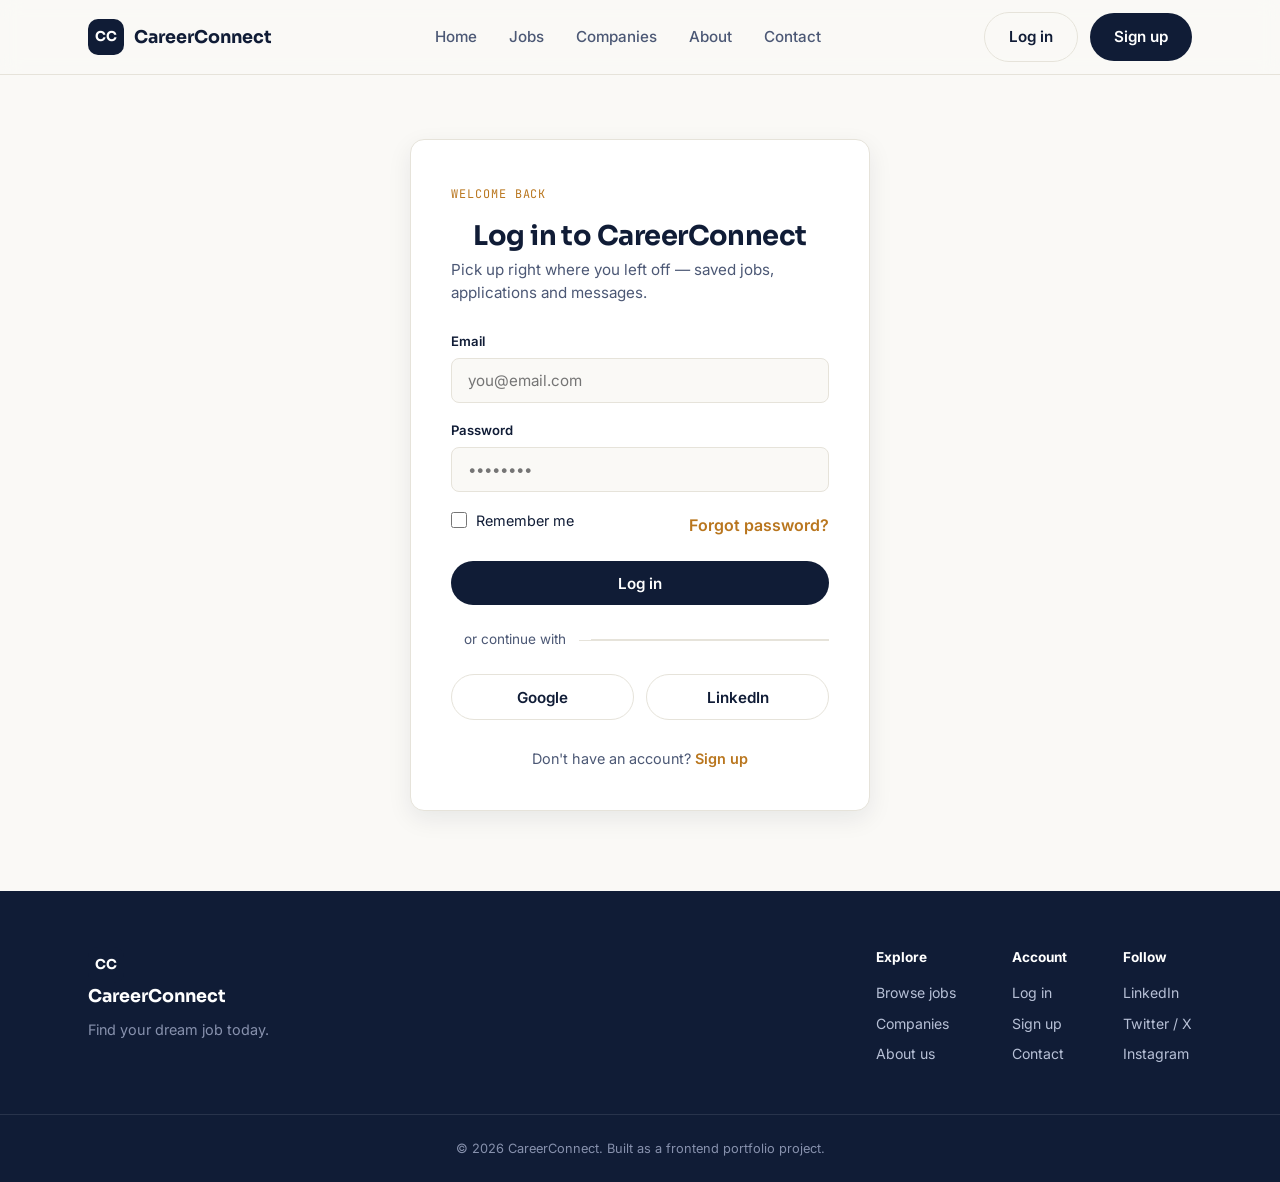
<file: login.html>
<!DOCTYPE html>
<html lang="en">
<head>
<meta charset="UTF-8">
<meta name="viewport" content="width=device-width, initial-scale=1.0">
<title>Log in — CareerConnect</title>
<link rel="preconnect" href="https://fonts.googleapis.com">
<link href="https://fonts.googleapis.com/css2?family=Sora:wght@400;600;700;800&family=Inter:wght@400;500;600&family=JetBrains+Mono:wght@400;500&display=swap" rel="stylesheet">
<link rel="stylesheet" href="css/style.css">
</head>
<body>

<header class="nav" id="nav">
  <div class="nav-inner">
    <a href="index.html" class="brand">
      <span class="brand-mark">CC</span>
      <span class="brand-name">CareerConnect</span>
    </a>
    <nav class="nav-links" id="navLinks">
      <a href="index.html">Home</a>
      <a href="jobs.html">Jobs</a>
      <a href="companies.html">Companies</a>
      <a href="about.html">About</a>
      <a href="contact.html">Contact</a>
    </nav>
    <div class="nav-actions">
      <a href="login.html" class="btn btn-ghost">Log in</a>
      <a href="signup.html" class="btn btn-solid">Sign up</a>
    </div>
    <button class="nav-toggle" id="navToggle" aria-label="Toggle menu">
      <span></span><span></span><span></span>
    </button>
  </div>
</header>

<section class="auth-section">
  <div class="auth-card">
    <span class="eyebrow">Welcome back</span>
    <h1>Log in to CareerConnect</h1>
    <p class="page-sub">Pick up right where you left off — saved jobs, applications and messages.</p>

    <form id="loginForm">
      <div class="form-field">
        <label for="lemail">Email</label>
        <input type="email" id="lemail" placeholder="you@email.com" required>
      </div>
      <div class="form-field">
        <label for="lpass">Password</label>
        <input type="password" id="lpass" placeholder="••••••••" required>
      </div>
      <div class="auth-row">
        <label class="check"><input type="checkbox"> Remember me</label>
        <a href="#" class="link-arrow">Forgot password?</a>
      </div>
      <button type="submit" class="btn btn-solid" style="width:100%">Log in</button>
    </form>

    <div class="auth-divider"><span>or continue with</span></div>
    <div class="auth-social">
      <button class="btn btn-ghost" style="width:100%">Google</button>
      <button class="btn btn-ghost" style="width:100%">LinkedIn</button>
    </div>

    <p class="auth-footer">Don't have an account? <a href="signup.html" class="link-arrow">Sign up</a></p>
  </div>
</section>

<footer class="footer">
  <div class="footer-inner">
    <div class="footer-brand">
      <span class="brand-mark">CC</span>
      <span class="brand-name">CareerConnect</span>
      <p>Find your dream job today.</p>
    </div>
    <div class="footer-cols">
      <div>
        <h4>Explore</h4>
        <a href="jobs.html">Browse jobs</a>
        <a href="companies.html">Companies</a>
        <a href="about.html">About us</a>
      </div>
      <div>
        <h4>Account</h4>
        <a href="login.html">Log in</a>
        <a href="signup.html">Sign up</a>
        <a href="contact.html">Contact</a>
      </div>
      <div>
        <h4>Follow</h4>
        <a href="#">LinkedIn</a>
        <a href="#">Twitter / X</a>
        <a href="#">Instagram</a>
      </div>
    </div>
  </div>
  <div class="footer-bottom">© 2026 CareerConnect. Built as a frontend portfolio project.</div>
</footer>

<script src="js/script.js"></script>
</body>
</html>
</file>
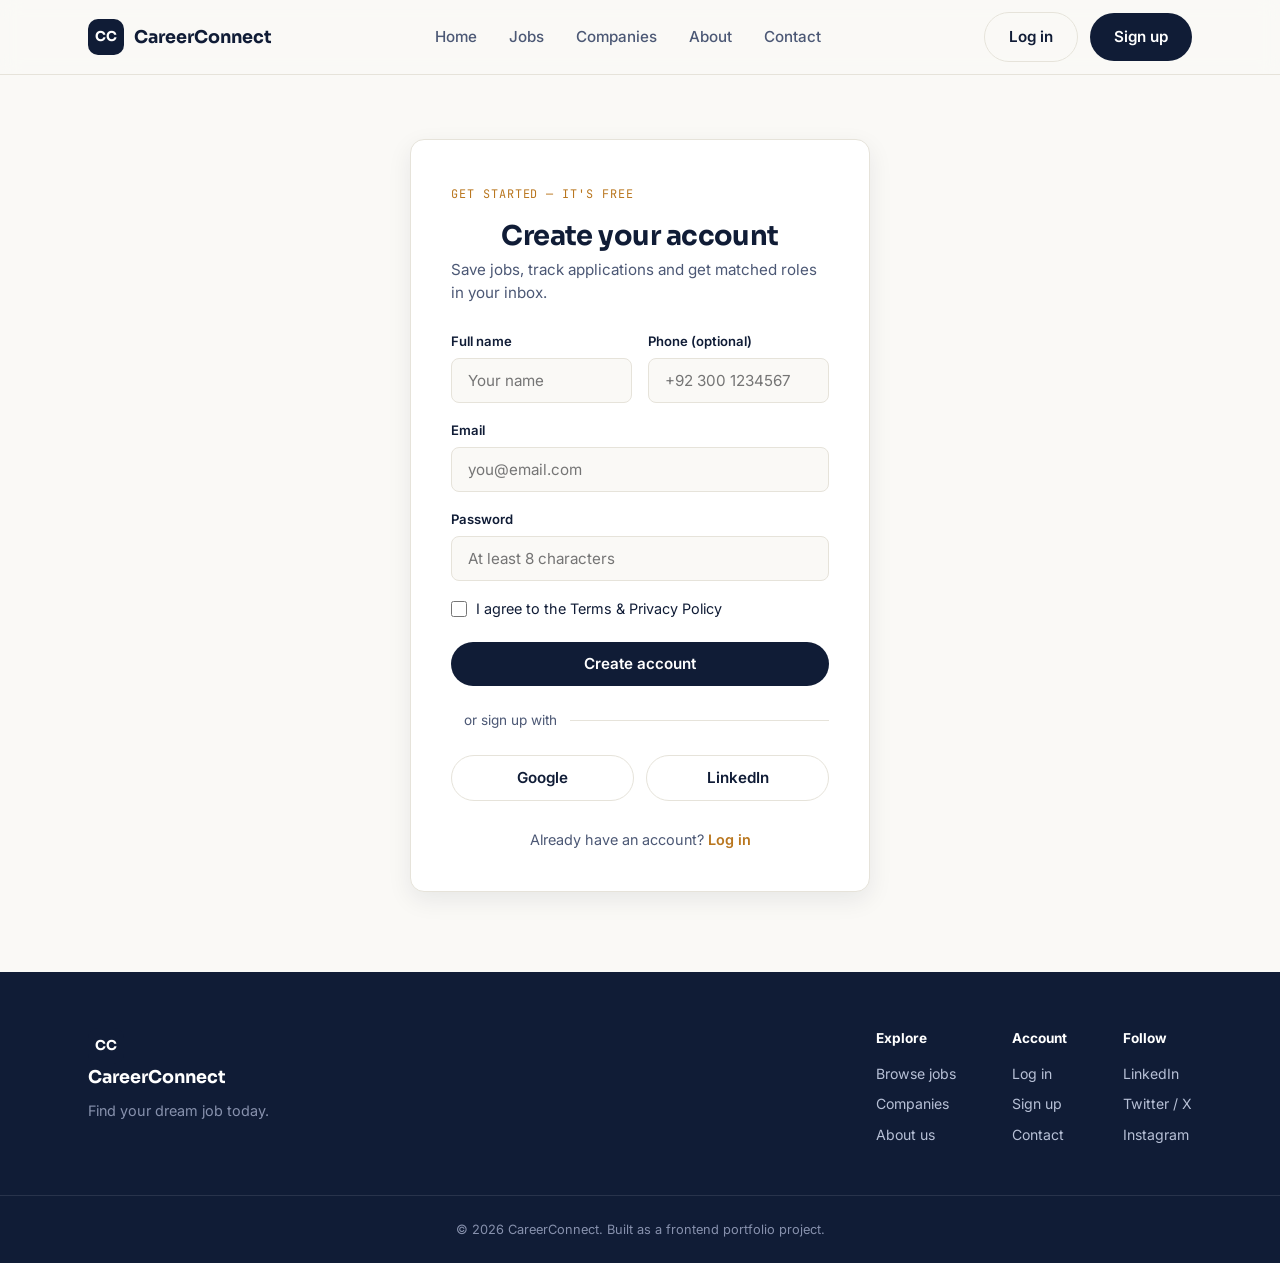
<file: signup.html>
<!DOCTYPE html>
<html lang="en">
<head>
<meta charset="UTF-8">
<meta name="viewport" content="width=device-width, initial-scale=1.0">
<title>Sign up — CareerConnect</title>
<link rel="preconnect" href="https://fonts.googleapis.com">
<link href="https://fonts.googleapis.com/css2?family=Sora:wght@400;600;700;800&family=Inter:wght@400;500;600&family=JetBrains+Mono:wght@400;500&display=swap" rel="stylesheet">
<link rel="stylesheet" href="css/style.css">
</head>
<body>

<header class="nav" id="nav">
  <div class="nav-inner">
    <a href="index.html" class="brand">
      <span class="brand-mark">CC</span>
      <span class="brand-name">CareerConnect</span>
    </a>
    <nav class="nav-links" id="navLinks">
      <a href="index.html">Home</a>
      <a href="jobs.html">Jobs</a>
      <a href="companies.html">Companies</a>
      <a href="about.html">About</a>
      <a href="contact.html">Contact</a>
    </nav>
    <div class="nav-actions">
      <a href="login.html" class="btn btn-ghost">Log in</a>
      <a href="signup.html" class="btn btn-solid">Sign up</a>
    </div>
    <button class="nav-toggle" id="navToggle" aria-label="Toggle menu">
      <span></span><span></span><span></span>
    </button>
  </div>
</header>

<section class="auth-section">
  <div class="auth-card">
    <span class="eyebrow">Get started — it's free</span>
    <h1>Create your account</h1>
    <p class="page-sub">Save jobs, track applications and get matched roles in your inbox.</p>

    <form id="signupForm">
      <div class="form-row">
        <div class="form-field">
          <label for="sfname">Full name</label>
          <input type="text" id="sfname" placeholder="Your name" required>
        </div>
        <div class="form-field">
          <label for="sphone">Phone (optional)</label>
          <input type="tel" id="sphone" placeholder="+92 300 1234567">
        </div>
      </div>
      <div class="form-field">
        <label for="semail">Email</label>
        <input type="email" id="semail" placeholder="you@email.com" required>
      </div>
      <div class="form-field">
        <label for="spass">Password</label>
        <input type="password" id="spass" placeholder="At least 8 characters" required>
      </div>
      <label class="check"><input type="checkbox" required> I agree to the Terms &amp; Privacy Policy</label>
      <button type="submit" class="btn btn-solid" style="width:100%; margin-top:.75rem;">Create account</button>
    </form>

    <div class="auth-divider"><span>or sign up with</span></div>
    <div class="auth-social">
      <button class="btn btn-ghost" style="width:100%">Google</button>
      <button class="btn btn-ghost" style="width:100%">LinkedIn</button>
    </div>

    <p class="auth-footer">Already have an account? <a href="login.html" class="link-arrow">Log in</a></p>
  </div>
</section>

<footer class="footer">
  <div class="footer-inner">
    <div class="footer-brand">
      <span class="brand-mark">CC</span>
      <span class="brand-name">CareerConnect</span>
      <p>Find your dream job today.</p>
    </div>
    <div class="footer-cols">
      <div>
        <h4>Explore</h4>
        <a href="jobs.html">Browse jobs</a>
        <a href="companies.html">Companies</a>
        <a href="about.html">About us</a>
      </div>
      <div>
        <h4>Account</h4>
        <a href="login.html">Log in</a>
        <a href="signup.html">Sign up</a>
        <a href="contact.html">Contact</a>
      </div>
      <div>
        <h4>Follow</h4>
        <a href="#">LinkedIn</a>
        <a href="#">Twitter / X</a>
        <a href="#">Instagram</a>
      </div>
    </div>
  </div>
  <div class="footer-bottom">© 2026 CareerConnect. Built as a frontend portfolio project.</div>
</footer>

<script src="js/script.js"></script>
</body>
</html>
</file>
<file: css/style.css>
/* =========================================================
   CareerConnect — Design Tokens
   Display: Sora  |  Body: Inter  |  Data/Mono: JetBrains Mono
   Palette: deep navy ink + warm amber accent on soft paper bg
   Signature: hand-drawn "career path" route in the hero
========================================================= */

:root{
  --ink:        #101C36;
  --ink-2:      #17264A;
  --ink-soft:   #4C5875;
  --paper:      #FAF9F6;
  --surface:    #FFFFFF;
  --line:       #E6E3DA;
  --amber:      #E39B3A;
  --amber-deep: #B9761E;
  --amber-tint: #FCEEDA;
  --success:    #2F8F5B;

  --display: "Sora", sans-serif;
  --body:    "Inter", sans-serif;
  --mono:    "JetBrains Mono", monospace;

  --radius: 14px;
  --radius-sm: 8px;
  --shadow-sm: 0 1px 2px rgba(16,28,54,.06), 0 1px 1px rgba(16,28,54,.04);
  --shadow-md: 0 8px 24px rgba(16,28,54,.08);
  --shadow-lg: 0 20px 48px rgba(16,28,54,.14);
}

*{ box-sizing: border-box; margin:0; padding:0; }
html{ scroll-behavior:smooth; }
body{
  font-family: var(--body);
  color: var(--ink);
  background: var(--paper);
  line-height: 1.5;
  -webkit-font-smoothing: antialiased;
}
img{ max-width:100%; display:block; }
a{ text-decoration:none; color:inherit; }
ul{ list-style:none; }
button{ font-family:inherit; cursor:pointer; border:none; background:none; }
input{ font-family:inherit; }
:focus-visible{ outline: 2px solid var(--amber-deep); outline-offset: 2px; }
.mono{ font-family: var(--mono); font-size: .72rem; letter-spacing: .03em; text-transform:uppercase; color: var(--ink-soft); }

.eyebrow{
  font-family: var(--mono);
  font-size: .74rem;
  letter-spacing: .08em;
  text-transform: uppercase;
  color: var(--amber-deep);
  margin-bottom: .75rem;
  display:inline-block;
}

h1,h2,h3{ font-family: var(--display); color: var(--ink); letter-spacing: -.02em; }
h1{ font-size: clamp(2.4rem, 5vw, 3.6rem); font-weight:700; line-height:1.05; }
h2{ font-size: clamp(1.6rem, 3vw, 2.2rem); font-weight:700; margin-bottom: 1.75rem; }
h3{ font-size: 1.15rem; font-weight:700; margin: .6rem 0 .35rem; }

.btn{
  display:inline-flex; align-items:center; justify-content:center;
  padding: .8rem 1.5rem; border-radius: 999px; font-weight:600; font-size:.95rem;
  transition: transform .15s ease, box-shadow .15s ease, background .15s ease;
  white-space: nowrap;
}
.btn-solid{ background: var(--ink); color: #fff; }
.btn-solid:hover{ background: var(--ink-2); box-shadow: var(--shadow-md); transform: translateY(-1px); }
.btn-ghost{ background: transparent; color: var(--ink); border: 1.5px solid var(--line); }
.btn-ghost:hover{ border-color: var(--ink); }
.btn-sm{ padding:.55rem 1.1rem; font-size:.85rem; }

.section{ padding: 5.5rem 0; }
.section-inner, .nav-inner, .hero-inner, .stats-inner, .newsletter-inner, .footer-inner{
  max-width: 1160px; margin: 0 auto; padding: 0 1.75rem;
}
.section-head{ display:flex; justify-content:space-between; align-items:flex-end; margin-bottom: 2rem; }
.link-arrow{ font-weight:600; color: var(--amber-deep); white-space:nowrap; }

/* ===== NAVBAR ===== */
.nav{
  position: sticky; top:0; z-index: 50;
  background: rgba(250,249,246,.85);
  backdrop-filter: blur(10px);
  border-bottom: 1px solid var(--line);
}
.nav-inner{
  display:flex; align-items:center; justify-content:space-between;
  height: 74px;
}
.brand{ display:flex; align-items:center; gap:.6rem; }
.brand-mark{
  width:36px; height:36px; border-radius:10px;
  background: var(--ink); color:#fff;
  display:flex; align-items:center; justify-content:center;
  font-family: var(--display); font-weight:700; font-size:.85rem;
}
.brand-name{ font-family: var(--display); font-weight:700; font-size:1.1rem; }
.nav-links{ display:flex; gap: 2rem; }
.nav-links a{ font-weight:500; color: var(--ink-soft); font-size:.95rem; position:relative; padding: .3rem 0;}
.nav-links a:hover, .nav-links a.active{ color: var(--ink); }
.nav-links a.active::after{
  content:""; position:absolute; left:0; right:0; bottom:-2px; height:2px; background: var(--amber);
}
.nav-actions{ display:flex; gap:.75rem; align-items:center; }
.nav-toggle{ display:none; flex-direction:column; gap:5px; width:28px; }
.nav-toggle span{ height:2px; background: var(--ink); border-radius:2px; }

/* ===== HERO ===== */
.hero{ padding: 4.5rem 0 3rem; }
.hero-inner{
  display:grid; grid-template-columns: 1.05fr .95fr; gap: 3rem; align-items:center;
}
.hero-sub{ color: var(--ink-soft); font-size: 1.08rem; margin: 1.25rem 0 2rem; max-width: 46ch; }
.hl{ color: var(--amber-deep); }

.search-card{
  display:flex; align-items:center; gap: 0;
  background: var(--surface); border:1px solid var(--line); border-radius: 999px;
  padding: .5rem; box-shadow: var(--shadow-md);
}
.search-field{ flex:1; padding: .35rem 1.1rem; }
.search-field label{ display:block; font-size:.7rem; text-transform:uppercase; letter-spacing:.05em; color: var(--ink-soft); margin-bottom:.15rem; }
.search-field input{ border:none; width:100%; font-size:.95rem; background:transparent; color:var(--ink); }
.search-field input:focus{ outline:none; }
.search-divider{ width:1px; align-self:stretch; background: var(--line); margin: .3rem 0; }
.search-btn{ flex-shrink:0; }

.hero-tags{ display:flex; align-items:center; gap:.6rem; margin-top: 1.5rem; flex-wrap:wrap; }
.hero-tags span{ font-size:.85rem; color: var(--ink-soft); }
.chip{
  font-size:.82rem; padding:.4rem .9rem; border-radius:999px;
  border:1px solid var(--line); color: var(--ink-soft); background: var(--surface);
  transition: all .15s ease;
}
.chip:hover{ border-color: var(--amber); color: var(--amber-deep); }

.hero-visual{ position:relative; height: 480px; }
.path-svg{ width:100%; height:100%; overflow: visible; }
.path-svg path{
  fill:none; stroke: var(--amber); stroke-width:3; stroke-linecap:round;
  stroke-dasharray: 8 10; opacity:.85;
  stroke-dashoffset: 1000; stroke-dasharray: 1000;
  animation: draw 2.4s ease forwards;
}
@keyframes draw{ to{ stroke-dashoffset: 0; stroke-dasharray: 8 10; } }
.path-svg circle{ fill: var(--ink); }
.path-svg text{ font-family: var(--mono); font-size: 13px; fill: var(--ink-soft); }

.skyline rect{ fill: var(--amber-tint); opacity: .7; }
.icon-bg{ fill: var(--surface); stroke: var(--line); stroke-width: 1.5; }
.icon-shape{ fill: none; stroke: var(--ink); stroke-width: 1.6; stroke-linejoin: round; stroke-linecap: round; }
.icon-line{ stroke: var(--ink-soft); stroke-width: 1.4; stroke-linecap: round; }
.stop-3 .icon-shape{ fill: var(--amber); stroke: var(--amber-deep); }
.stop{ opacity:0; animation: pop .4s ease forwards; }
.stop-1{ animation-delay: .3s; }
.stop-2{ animation-delay: 1.3s; }
.stop-3{ animation-delay: 2.2s; }
@keyframes pop{ from{ opacity:0; transform: scale(.6);} to{ opacity:1; transform:scale(1);} }

.visual-card{
  position:absolute; background: var(--surface); border:1px solid var(--line);
  border-radius: var(--radius); padding: .9rem 1.1rem; box-shadow: var(--shadow-lg);
  display:flex; flex-direction:column; gap:.25rem; width: 190px;
  animation: floaty 5s ease-in-out infinite;
}
.visual-card strong{ font-family: var(--display); font-size:.95rem; }
.tag-status{
  font-size:.72rem; font-weight:600; color: var(--amber-deep);
  background: var(--amber-tint); padding:.2rem .55rem; border-radius:999px; width:fit-content;
}
.status-offer{ color: var(--success); background: #E7F5EC; }
.card-a{ top: 6%; right: 4%; }
.card-b{ bottom: 12%; left: 0%; animation-delay: 1s; }
@keyframes floaty{ 0%,100%{ transform: translateY(0);} 50%{ transform: translateY(-8px);} }

/* ===== STATS ===== */
.stats{ background: var(--ink); color:#fff; padding: 3rem 0; }
.stats-inner{ display:grid; grid-template-columns: repeat(4,1fr); gap:2rem; text-align:center; }
.stat strong{ display:block; font-family: var(--display); font-size: 2.2rem; font-weight:700; color: var(--amber); }
.stat span{ font-size:.85rem; color: #B7C0D6; }

/* ===== CATEGORIES ===== */
.cat-grid{ display:grid; grid-template-columns: repeat(3,1fr); gap: 1.25rem; }
.cat-card{
  background: var(--surface); border:1px solid var(--line); border-radius: var(--radius);
  padding: 1.5rem; display:flex; flex-direction:column; gap:.3rem;
  transition: transform .18s ease, box-shadow .18s ease, border-color .18s ease;
}
.cat-card:hover{ transform: translateY(-3px); box-shadow: var(--shadow-md); border-color: var(--amber); }
.cat-icon{ font-size:1.6rem; }
.cat-card span:last-child{ color: var(--ink-soft); font-size:.85rem; }

/* ===== FEATURED JOBS ===== */
.job-grid{ display:grid; grid-template-columns: repeat(3,1fr); gap: 1.5rem; }
.job-card{
  background: var(--surface); border:1px solid var(--line); border-radius: var(--radius);
  padding: 1.5rem; display:flex; flex-direction:column;
  transition: box-shadow .18s ease, transform .18s ease;
}
.job-card:hover{ box-shadow: var(--shadow-md); transform: translateY(-2px); }
.job-top{ display:flex; justify-content:space-between; align-items:center; }
.job-logo{
  width:38px; height:38px; border-radius:10px; background: var(--amber-tint); color: var(--amber-deep);
  font-family: var(--display); font-weight:700; font-size:.8rem;
  display:flex; align-items:center; justify-content:center;
}
.job-type{ font-size:.72rem; font-weight:600; color: var(--ink-soft); border:1px solid var(--line); padding:.25rem .6rem; border-radius:999px; }
.job-company{ color: var(--ink-soft); font-size:.9rem; margin-bottom:.6rem; }
.job-desc{ color: var(--ink-soft); font-size:.9rem; margin-bottom: 1rem; flex:1; }
.job-tags{ display:flex; gap:.4rem; flex-wrap:wrap; margin-bottom: 1.1rem; }
.job-tags span{ background: var(--paper); border:1px solid var(--line); padding:.25rem .55rem; border-radius: var(--radius-sm); }
.job-foot{ display:flex; align-items:center; justify-content:space-between; }

/* ===== COMPANIES STRIP ===== */
.companies-strip{ padding: 3rem 0; text-align:center; }
.logo-row{ display:flex; justify-content:center; gap: 2.5rem; flex-wrap:wrap; margin-top: 1.5rem; }
.logo-row span{ font-family: var(--display); font-weight:700; color: var(--ink-soft); opacity:.7; font-size: 1.05rem; }

/* ===== TESTIMONIALS ===== */
.testimonials{ background: var(--surface); border-top:1px solid var(--line); border-bottom:1px solid var(--line); }
.test-grid{ display:grid; grid-template-columns: repeat(3,1fr); gap: 1.5rem; }
.test-card{
  background: var(--paper); border-radius: var(--radius); padding: 1.75rem;
  border: 1px solid var(--line);
}
.test-card p{ font-size: .98rem; color: var(--ink); margin-bottom: 1.25rem; }
.test-card footer strong{ display:block; font-size:.9rem; }
.test-card footer span{ font-size:.8rem; color: var(--ink-soft); }

/* ===== NEWSLETTER ===== */
.newsletter{ background: var(--ink-2); color:#fff; }
.newsletter-inner{
  display:flex; justify-content:space-between; align-items:center; gap:2rem;
  padding-top: 3.5rem; padding-bottom: 3.5rem; flex-wrap:wrap;
}
.newsletter h2{ color:#fff; margin-bottom:.4rem; }
.newsletter p{ color:#B7C0D6; }
.news-form{ display:flex; gap:.6rem; }
.news-form input{
  padding: .85rem 1.1rem; border-radius:999px; border:1px solid rgba(255,255,255,.2);
  background: rgba(255,255,255,.08); color:#fff; min-width:240px;
}
.news-form input::placeholder{ color: #9AA6C2; }

/* ===== FOOTER ===== */
.footer{ background: var(--ink); color: #B7C0D6; padding-top: 3.5rem; }
.footer-inner{ display:flex; justify-content:space-between; gap:3rem; flex-wrap:wrap; padding-bottom: 2.5rem; }
.footer-brand p{ margin-top:.6rem; font-size:.9rem; color:#8791AD; }
.footer-brand .brand-name{ color:#fff; }
.footer-cols{ display:flex; gap: 3.5rem; }
.footer-cols h4{ color:#fff; font-size:.85rem; margin-bottom:.9rem; }
.footer-cols a{ display:block; font-size:.88rem; margin-bottom:.6rem; color:#B7C0D6; }
.footer-cols a:hover{ color: var(--amber); }
.footer-bottom{
  border-top:1px solid rgba(255,255,255,.1); text-align:center;
  font-size:.8rem; color:#8791AD; padding: 1.5rem;
}

/* ===== BACK TO TOP ===== */
.back-top{
  position:fixed; bottom: 1.75rem; right: 1.75rem; width:44px; height:44px;
  background: var(--ink); color:#fff; border-radius:50%; font-size:1.1rem;
  display:flex; align-items:center; justify-content:center;
  opacity:0; pointer-events:none; transition: opacity .2s ease, transform .2s ease;
  box-shadow: var(--shadow-md);
}
.back-top.show{ opacity:1; pointer-events:auto; }
.back-top:hover{ transform: translateY(-3px); }

/* ===== RESPONSIVE ===== */
@media (max-width: 980px){
  .hero-inner{ grid-template-columns: 1fr; }
  .hero-visual{ display:none; }
  .cat-grid, .job-grid, .test-grid{ grid-template-columns: repeat(2,1fr); }
  .stats-inner{ grid-template-columns: repeat(2,1fr); row-gap: 2rem; }
}
@media (max-width: 720px){
  .nav-links, .nav-actions{ display:none; }
  .nav-toggle{ display:flex; }
  .nav.open .nav-links{
    display:flex; flex-direction:column; position:absolute; top:74px; left:0; right:0;
    background: var(--surface); padding: 1.5rem 1.75rem; gap: 1rem; border-bottom:1px solid var(--line);
  }
  .nav.open .nav-actions{
    display:flex; position:absolute; top: calc(74px + 210px); left:0; right:0;
    background: var(--surface); padding: 0 1.75rem 1.5rem; gap:.75rem;
  }
  .search-card{ flex-direction:column; border-radius: var(--radius); align-items:stretch; }
  .search-divider{ display:none; }
  .search-btn{ margin: .3rem; }
  .cat-grid, .job-grid, .test-grid{ grid-template-columns: 1fr; }
  .section-head{ flex-direction:column; align-items:flex-start; gap: .75rem; }
  .newsletter-inner{ flex-direction:column; align-items:flex-start; }
  .news-form{ width:100%; }
  .news-form input{ flex:1; min-width:0; }
  .footer-inner{ flex-direction:column; gap: 2rem; }
}

/* =========================================================
   JOBS PAGE
========================================================= */
.page-hero{
  padding: 3rem 0 2.5rem; background: var(--surface); border-bottom: 1px solid var(--line);
}
.page-hero h1{ font-size: clamp(2rem, 4vw, 2.6rem); }
.page-hero p{ color: var(--ink-soft); margin-top: .6rem; max-width: 60ch; }

.jobs-layout{
  display: grid; grid-template-columns: 260px 1fr; gap: 2rem; align-items: start;
}
.filters{
  background: var(--surface); border: 1px solid var(--line); border-radius: var(--radius);
  padding: 1.5rem; position: sticky; top: 90px;
}
.filters h4{ font-family: var(--display); font-size: .95rem; margin-bottom: .9rem; }
.filter-group{ margin-bottom: 1.5rem; }
.filter-group:last-child{ margin-bottom: 0; }
.filter-option{ display:flex; align-items:center; gap:.55rem; margin-bottom:.6rem; font-size:.9rem; color: var(--ink-soft); cursor:pointer; }
.filter-option input{ accent-color: var(--ink); width:16px; height:16px; }
.filter-clear{ font-size: .82rem; color: var(--amber-deep); font-weight:600; margin-top: .5rem; display:inline-block; }

.jobs-list-head{ display:flex; justify-content:space-between; align-items:center; margin-bottom: 1.25rem; }
.jobs-count{ color: var(--ink-soft); font-size: .92rem; }
.sort-select{
  border: 1px solid var(--line); border-radius: var(--radius-sm); padding: .5rem .8rem;
  font-size: .88rem; color: var(--ink); background: var(--surface);
}
.job-row{
  background: var(--surface); border: 1px solid var(--line); border-radius: var(--radius);
  padding: 1.4rem 1.6rem; margin-bottom: 1rem; display:flex; gap: 1.2rem; align-items:flex-start;
  transition: box-shadow .18s ease, border-color .18s ease;
}
.job-row:hover{ box-shadow: var(--shadow-md); border-color: var(--amber); }
.job-row .job-logo{ width: 46px; height: 46px; font-size: .85rem; flex-shrink:0; }
.job-row-body{ flex:1; }
.job-row-top{ display:flex; justify-content:space-between; gap:1rem; flex-wrap:wrap; }
.job-row-meta{ color: var(--ink-soft); font-size: .88rem; margin: .25rem 0 .7rem; }
.job-row.hidden{ display:none; }
.empty-state{
  text-align:center; padding: 3rem 1rem; color: var(--ink-soft); background: var(--surface);
  border: 1px dashed var(--line); border-radius: var(--radius);
}
.pagination{ display:flex; justify-content:center; gap:.5rem; margin-top: 2rem; }
.page-btn{
  width: 38px; height: 38px; border-radius: 999px; border: 1px solid var(--line);
  display:flex; align-items:center; justify-content:center; font-size:.88rem; color: var(--ink-soft);
}
.page-btn.active{ background: var(--ink); color:#fff; border-color: var(--ink); }
.page-btn:hover:not(.active){ border-color: var(--ink); color: var(--ink); }

/* =========================================================
   COMPANIES PAGE
========================================================= */
.companies-grid{ display:grid; grid-template-columns: repeat(3,1fr); gap: 1.5rem; }
.company-card{
  background: var(--surface); border: 1px solid var(--line); border-radius: var(--radius);
  padding: 1.75rem; transition: box-shadow .18s ease, transform .18s ease;
}
.company-card:hover{ box-shadow: var(--shadow-md); transform: translateY(-2px); }
.company-card-top{ display:flex; align-items:center; gap: .9rem; margin-bottom: 1rem; }
.company-card .job-logo{ width: 50px; height: 50px; font-size: .9rem; }
.company-card h3{ margin: 0; }
.company-industry{ font-size: .82rem; color: var(--ink-soft); }
.company-desc{ color: var(--ink-soft); font-size: .9rem; margin-bottom: 1.1rem; }
.company-foot{ display:flex; justify-content:space-between; align-items:center; }
.openings-badge{ font-size: .8rem; font-weight:600; color: var(--amber-deep); background: var(--amber-tint); padding: .3rem .7rem; border-radius: 999px; }

/* =========================================================
   ABOUT PAGE
========================================================= */
.about-hero{ display:grid; grid-template-columns: 1fr 1fr; gap: 3rem; align-items:center; }
.about-hero p{ color: var(--ink-soft); margin-top: 1rem; max-width: 52ch; }
.value-grid{ display:grid; grid-template-columns: repeat(3,1fr); gap: 1.5rem; margin-top: 1rem; }
.value-card{ background: var(--surface); border:1px solid var(--line); border-radius: var(--radius); padding: 1.6rem; }
.value-card span{ font-size: 1.5rem; }
.team-grid{ display:grid; grid-template-columns: repeat(4,1fr); gap: 1.5rem; }
.team-card{ text-align:center; }
.team-avatar{
  width: 84px; height: 84px; border-radius: 50%; background: var(--amber-tint); color: var(--amber-deep);
  font-family: var(--display); font-weight:700; font-size: 1.3rem; display:flex; align-items:center; justify-content:center;
  margin: 0 auto .8rem;
}
.team-card span{ display:block; color: var(--ink-soft); font-size: .85rem; }

/* =========================================================
   CONTACT PAGE
========================================================= */
.contact-layout{ display:grid; grid-template-columns: 1fr 1fr; gap: 3rem; align-items:start; }
.contact-info-card{
  background: var(--surface); border:1px solid var(--line); border-radius: var(--radius); padding: 1.6rem; margin-bottom: 1rem;
  display:flex; gap: 1rem; align-items:flex-start;
}
.contact-icon{
  width: 42px; height:42px; border-radius: 10px; background: var(--amber-tint); color: var(--amber-deep);
  display:flex; align-items:center; justify-content:center; font-size: 1.1rem; flex-shrink:0;
}
.contact-info-card strong{ display:block; margin-bottom: .2rem; }
.contact-info-card span{ color: var(--ink-soft); font-size: .9rem; }
.map-embed{
  border-radius: var(--radius); overflow:hidden; border:1px solid var(--line); margin-top: 1.5rem; height: 220px;
}
.map-embed iframe{ width:100%; height:100%; border:0; }

.form-card{
  background: var(--surface); border: 1px solid var(--line); border-radius: var(--radius);
  padding: 2rem; box-shadow: var(--shadow-sm);
}
.form-field{ margin-bottom: 1.25rem; }
.form-field label{ display:block; font-size: .85rem; font-weight:600; margin-bottom: .4rem; }
.form-field input, .form-field textarea, .form-field select{
  width: 100%; padding: .75rem .9rem; border: 1px solid var(--line); border-radius: var(--radius-sm);
  font-size: .95rem; color: var(--ink); background: var(--paper);
}
.form-field input:focus, .form-field textarea:focus, .form-field select:focus{ outline: none; border-color: var(--amber); background: #fff; }
.form-field textarea{ resize: vertical; min-height: 110px; }
.form-row{ display:grid; grid-template-columns: 1fr 1fr; gap: 1rem; }
.form-submit{ width: 100%; padding: .9rem; font-size: 1rem; }
.form-note{ font-size: .82rem; color: var(--ink-soft); text-align:center; margin-top: 1rem; }
.form-success{
  display:none; align-items:center; gap:.6rem; background:#E7F5EC; color: var(--success);
  border: 1px solid #C6E9D2; border-radius: var(--radius-sm); padding: .8rem 1rem; font-size: .9rem; margin-bottom: 1.25rem;
}
.form-success.show{ display:flex; }

/* =========================================================
   AUTH PAGES (LOGIN / SIGNUP)
========================================================= */
.auth-wrap{
  min-height: calc(100vh - 74px - 260px);
  display:flex; align-items:center; justify-content:center; padding: 3.5rem 1.75rem;
  background: var(--paper);
}
.auth-card{
  width: 100%; max-width: 440px; background: var(--surface); border: 1px solid var(--line);
  border-radius: var(--radius); padding: 2.5rem; box-shadow: var(--shadow-md);
}
.auth-card .brand{ justify-content:center; margin-bottom: 1.5rem; }
.auth-card h1{ font-size: 1.6rem; text-align:center; }
.auth-sub{ text-align:center; color: var(--ink-soft); font-size: .92rem; margin: .5rem 0 1.75rem; }
.auth-divider{ display:flex; align-items:center; gap: .8rem; margin: 1.4rem 0; color: var(--ink-soft); font-size: .82rem; }
.auth-divider::before, .auth-divider::after{ content:""; flex:1; height:1px; background: var(--line); }
.btn-social{
  width:100%; justify-content:center; border: 1px solid var(--line); background: var(--surface); margin-bottom: .7rem;
  display:flex; align-items:center; gap:.6rem; font-size: .9rem;
}
.btn-social:hover{ border-color: var(--ink); }
.auth-foot{ text-align:center; font-size: .9rem; color: var(--ink-soft); margin-top: 1.5rem; }
.auth-foot a{ color: var(--amber-deep); font-weight:600; }
.field-row-between{ display:flex; justify-content:space-between; align-items:center; font-size: .85rem; margin-bottom: 1.25rem; }
.field-row-between a{ color: var(--amber-deep); font-weight:600; }
.remember{ display:flex; align-items:center; gap:.5rem; color: var(--ink-soft); }
.terms-line{ font-size: .82rem; color: var(--ink-soft); margin: 1rem 0 1.4rem; }
.terms-line a{ color: var(--amber-deep); font-weight:600; }
.role-toggle{ display:flex; background: var(--paper); border:1px solid var(--line); border-radius: 999px; padding: .3rem; margin-bottom: 1.5rem; }
.role-toggle button{ flex:1; padding: .55rem; border-radius: 999px; font-size: .85rem; font-weight:600; color: var(--ink-soft); }
.role-toggle button.active{ background: var(--ink); color: #fff; }

/* =========================================================
   RESPONSIVE — extra pages
========================================================= */
@media (max-width: 980px){
  .jobs-layout{ grid-template-columns: 1fr; }
  .filters{ position: static; }
  .companies-grid, .value-grid, .team-grid{ grid-template-columns: repeat(2,1fr); }
  .about-hero, .contact-layout{ grid-template-columns: 1fr; }
}
@media (max-width: 720px){
  .companies-grid, .value-grid, .team-grid{ grid-template-columns: 1fr; }
  .form-row{ grid-template-columns: 1fr; }
  .job-row{ flex-direction: column; }
}

/* =========================================================
   INNER PAGES — page hero, jobs, companies, about, contact, auth
========================================================= */

.page-hero{ padding: 3.5rem 0 2.5rem; }
.page-title{ font-size: clamp(1.9rem, 4vw, 2.6rem); margin-bottom: .6rem; }
.page-sub{ color: var(--ink-soft); font-size: 1.05rem; max-width: 60ch; margin-bottom: 1.5rem; }
.jobs-search{ max-width: 720px; margin-top: 1.5rem; }

/* ===== JOBS LAYOUT ===== */
.jobs-layout{ display:grid; grid-template-columns: 260px 1fr; gap: 2.5rem; align-items:start; }

.filter-sidebar{
  background: var(--surface); border:1px solid var(--line); border-radius: var(--radius);
  padding: 1.5rem; position: sticky; top: 100px;
}
.filter-sidebar h3{ margin-bottom: 1rem; }
.filter-group{ margin-bottom: 1.5rem; padding-bottom: 1.5rem; border-bottom: 1px solid var(--line); }
.filter-group:last-of-type{ border-bottom:none; }
.filter-group h4{ font-size: .82rem; text-transform:uppercase; letter-spacing:.04em; color: var(--ink-soft); margin-bottom: .75rem; }
.check{ display:flex; align-items:center; gap:.55rem; font-size:.9rem; margin-bottom:.6rem; color: var(--ink); cursor:pointer; }
.check input{ accent-color: var(--ink); width:16px; height:16px; }
.range-input{ width:100%; accent-color: var(--amber-deep); }
.range-labels{ display:flex; justify-content:space-between; font-size:.75rem; color: var(--ink-soft); margin-top:.3rem; }

.job-list-head{ display:flex; justify-content:space-between; align-items:center; margin-bottom: 1.25rem; color: var(--ink-soft); font-size:.9rem; }
.sort-select{ border:1px solid var(--line); border-radius: var(--radius-sm); padding:.5rem .8rem; background: var(--surface); color: var(--ink); }

.job-list-card{
  display:flex; gap: 1.25rem; align-items:flex-start;
  background: var(--surface); border:1px solid var(--line); border-radius: var(--radius);
  padding: 1.5rem; margin-bottom: 1.1rem; transition: box-shadow .18s ease, transform .18s ease;
}
.job-list-card:hover{ box-shadow: var(--shadow-md); transform: translateY(-2px); }
.job-list-body{ flex:1; }
.job-list-top{ display:flex; align-items:center; gap:.75rem; margin-bottom:.15rem; }
.job-list-top h3{ margin:0; }
.job-list-side{ display:flex; flex-direction:column; align-items:flex-end; gap:.75rem; flex-shrink:0; }
.job-list-side strong{ white-space:nowrap; }

.pagination{ display:flex; align-items:center; justify-content:center; gap:.5rem; margin-top: 2rem; }
.page-btn{
  width:38px; height:38px; border-radius:10px; border:1px solid var(--line); background: var(--surface);
  color: var(--ink-soft); font-weight:600; transition: all .15s ease;
}
.page-btn:hover:not(:disabled){ border-color: var(--ink); color: var(--ink); }
.page-btn.active{ background: var(--ink); color:#fff; border-color: var(--ink); }
.page-btn:disabled{ opacity:.4; cursor:not-allowed; }

/* ===== COMPANIES ===== */
.company-grid{ display:grid; grid-template-columns: repeat(3,1fr); gap: 1.5rem; }
.company-card{
  background: var(--surface); border:1px solid var(--line); border-radius: var(--radius);
  padding: 1.5rem; transition: box-shadow .18s ease, transform .18s ease;
}
.company-card:hover{ box-shadow: var(--shadow-md); transform: translateY(-2px); }
.company-top{ display:flex; justify-content:space-between; align-items:center; margin-bottom: .75rem; }
.company-logo{
  width:44px; height:44px; border-radius:12px; background: var(--ink); color:#fff;
  font-family: var(--display); font-weight:700; display:flex; align-items:center; justify-content:center;
}
.company-openings{ font-size:.78rem; color: var(--amber-deep); font-weight:600; }
.company-card p{ color: var(--ink-soft); font-size:.9rem; margin: .5rem 0 .9rem; }

/* ===== ABOUT ===== */
.mv-grid{ display:grid; grid-template-columns: 1fr 1fr; gap: 1.75rem; }
.mv-card{ background: var(--surface); border:1px solid var(--line); border-radius: var(--radius); padding: 2rem; }
.mv-card h3{ margin-bottom:.75rem; }
.mv-card p{ color: var(--ink-soft); }

.team-section{ background: var(--surface); border-top:1px solid var(--line); border-bottom:1px solid var(--line); }
.team-grid{ display:grid; grid-template-columns: repeat(4,1fr); gap: 1.5rem; }
.team-card{ text-align:center; padding: 1.5rem 1rem; }
.team-avatar{
  width:64px; height:64px; border-radius:50%; background: var(--amber-tint); color: var(--amber-deep);
  font-family: var(--display); font-weight:700; display:flex; align-items:center; justify-content:center;
  margin: 0 auto .9rem;
}
.team-card .mono{ display:block; margin: .25rem 0 .6rem; }
.team-card p{ color: var(--ink-soft); font-size:.88rem; }

/* ===== CONTACT ===== */
.contact-layout{ display:grid; grid-template-columns: 1.4fr 1fr; gap: 2.5rem; align-items:start; }
.contact-form{
  background: var(--surface); border:1px solid var(--line); border-radius: var(--radius);
  padding: 2rem;
}
.contact-form h3{ margin-bottom: 1.25rem; }
.form-row{ display:grid; grid-template-columns: 1fr 1fr; gap: 1rem; }
.form-field{ margin-bottom: 1.1rem; }
.form-field label{ display:block; font-size:.82rem; font-weight:600; margin-bottom:.4rem; color: var(--ink); }
.form-field input, .form-field textarea{
  width:100%; padding: .75rem 1rem; border:1px solid var(--line); border-radius: var(--radius-sm);
  background: var(--paper); color: var(--ink); font-size:.95rem; resize: vertical;
}
.form-field input:focus, .form-field textarea:focus{ outline:none; border-color: var(--amber-deep); background: var(--surface); }
.form-note{ font-size:.85rem; color: var(--success); margin-top: .75rem; min-height: 1.2em; }

.contact-info{ display:flex; flex-direction:column; gap: 1.1rem; }
.info-card{ background: var(--surface); border:1px solid var(--line); border-radius: var(--radius); padding: 1.25rem 1.5rem; }
.info-card p{ margin-top:.35rem; color: var(--ink); font-weight:500; }
.map-embed{
  background: var(--ink); color:#B7C0D6; border-radius: var(--radius);
  height: 180px; display:flex; align-items:center; justify-content:center; font-size:.9rem;
}

/* ===== AUTH (LOGIN / SIGNUP) ===== */
.auth-section{ display:flex; justify-content:center; padding: 4rem 1.5rem 5rem; }
.auth-card{
  width:100%; max-width: 460px; background: var(--surface); border:1px solid var(--line);
  border-radius: var(--radius); padding: 2.5rem; box-shadow: var(--shadow-md);
}
.auth-card h1{ font-size: 1.7rem; margin: .4rem 0 .5rem; }
.auth-card .page-sub{ font-size:.95rem; margin-bottom: 1.75rem; }
.auth-row{ display:flex; justify-content:space-between; align-items:center; margin-bottom: 1.25rem; }
.auth-divider{ text-align:center; position:relative; margin: 1.5rem 0; color: var(--ink-soft); font-size:.85rem; }
.auth-divider::before{
  content:""; position:absolute; left:0; right:0; top:50%; height:1px; background: var(--line); z-index:0;
}
.auth-divider span{ background: var(--surface); padding: 0 .8rem; position:relative; z-index:1; }
.auth-social{ display:flex; gap:.75rem; }
.auth-footer{ text-align:center; margin-top: 1.75rem; font-size:.9rem; color: var(--ink-soft); }

/* ===== RESPONSIVE ADDITIONS ===== */
@media (max-width: 980px){
  .jobs-layout{ grid-template-columns: 1fr; }
  .filter-sidebar{ position:static; }
  .company-grid{ grid-template-columns: repeat(2,1fr); }
  .mv-grid{ grid-template-columns: 1fr; }
  .team-grid{ grid-template-columns: repeat(2,1fr); }
  .contact-layout{ grid-template-columns: 1fr; }
}
@media (max-width: 720px){
  .job-list-card{ flex-direction:column; }
  .job-list-side{ flex-direction:row; align-items:center; justify-content:space-between; width:100%; }
  .company-grid{ grid-template-columns: 1fr; }
  .team-grid{ grid-template-columns: 1fr 1fr; }
  .form-row{ grid-template-columns: 1fr; }
  .auth-social{ flex-direction:column; }
  .auth-card{ padding: 1.75rem; }
}

/* ===== NO JOBS FOUND STATE ===== */
.no-jobs{
  text-align:center; color: var(--ink-soft); font-size: .98rem;
  background: var(--surface); border:1px dashed var(--line); border-radius: var(--radius);
  padding: 2.5rem 1.5rem; margin: 1rem 0;
}
</file>
